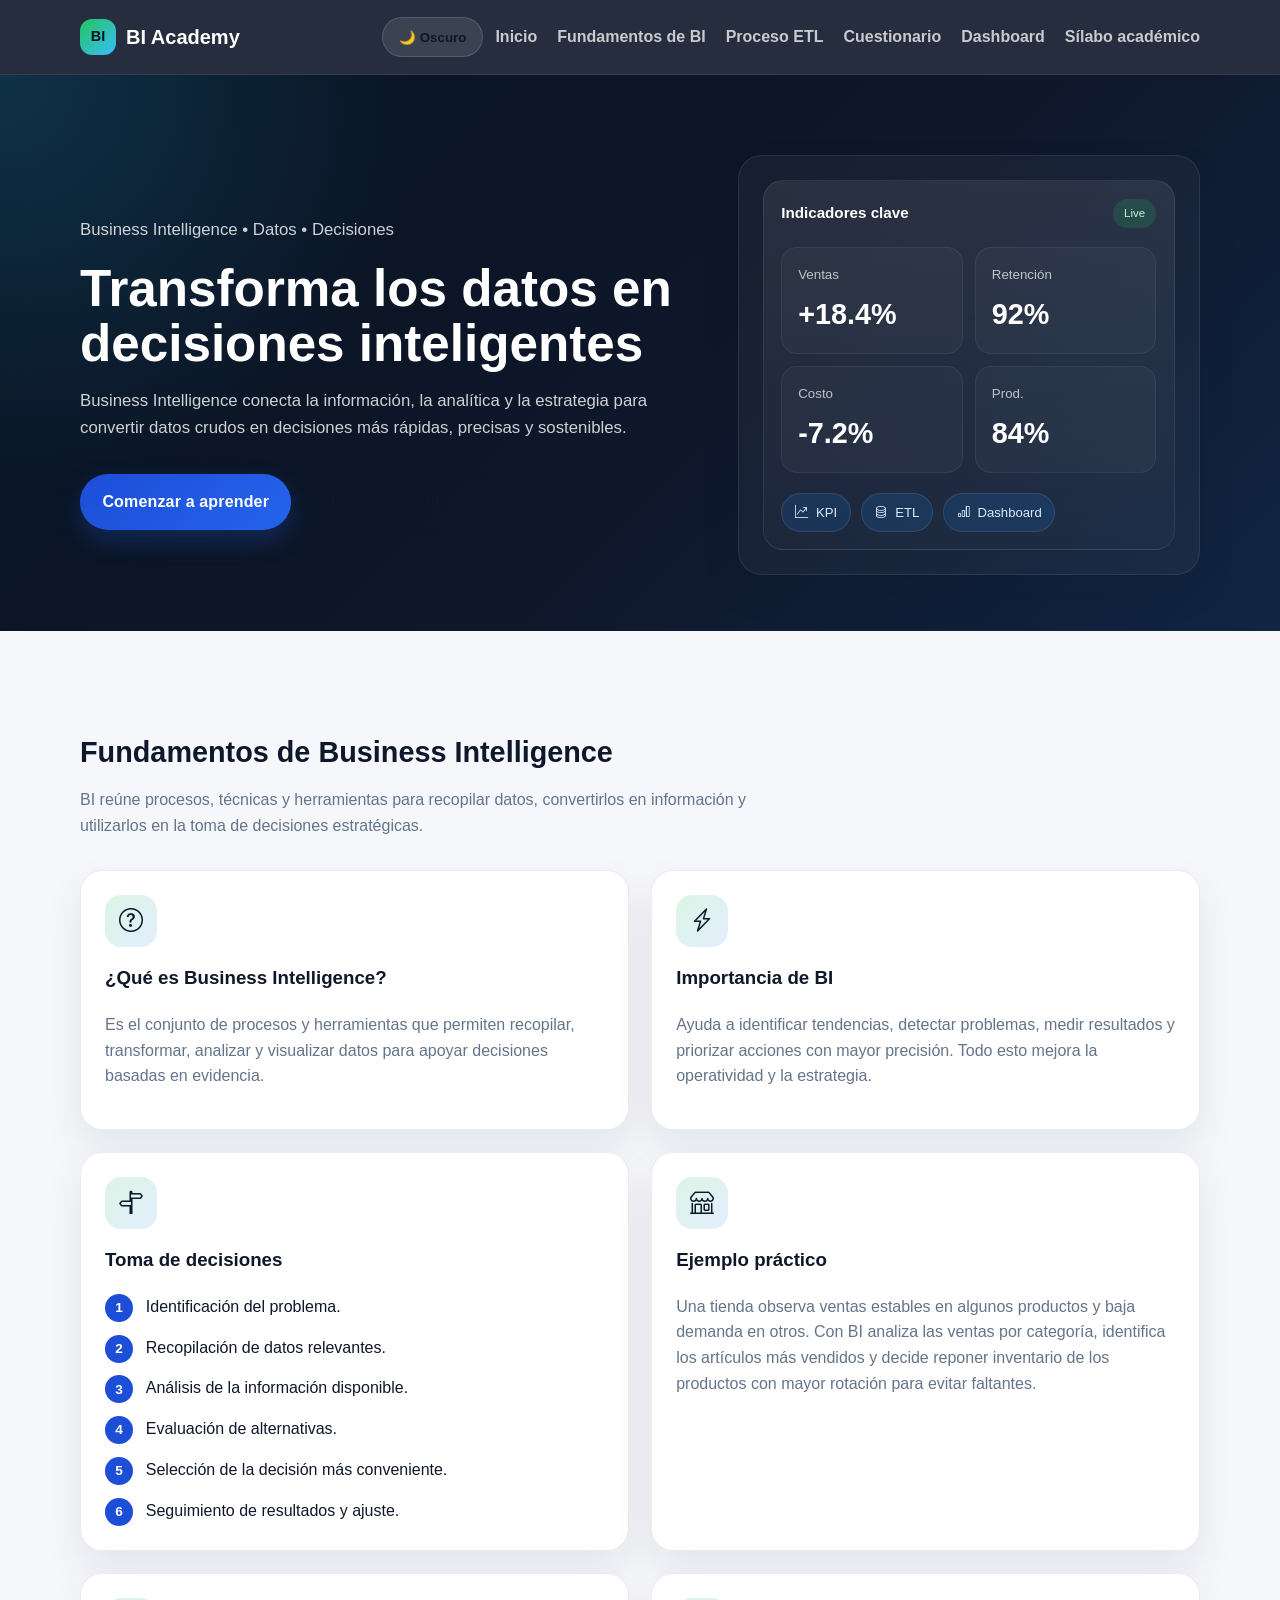
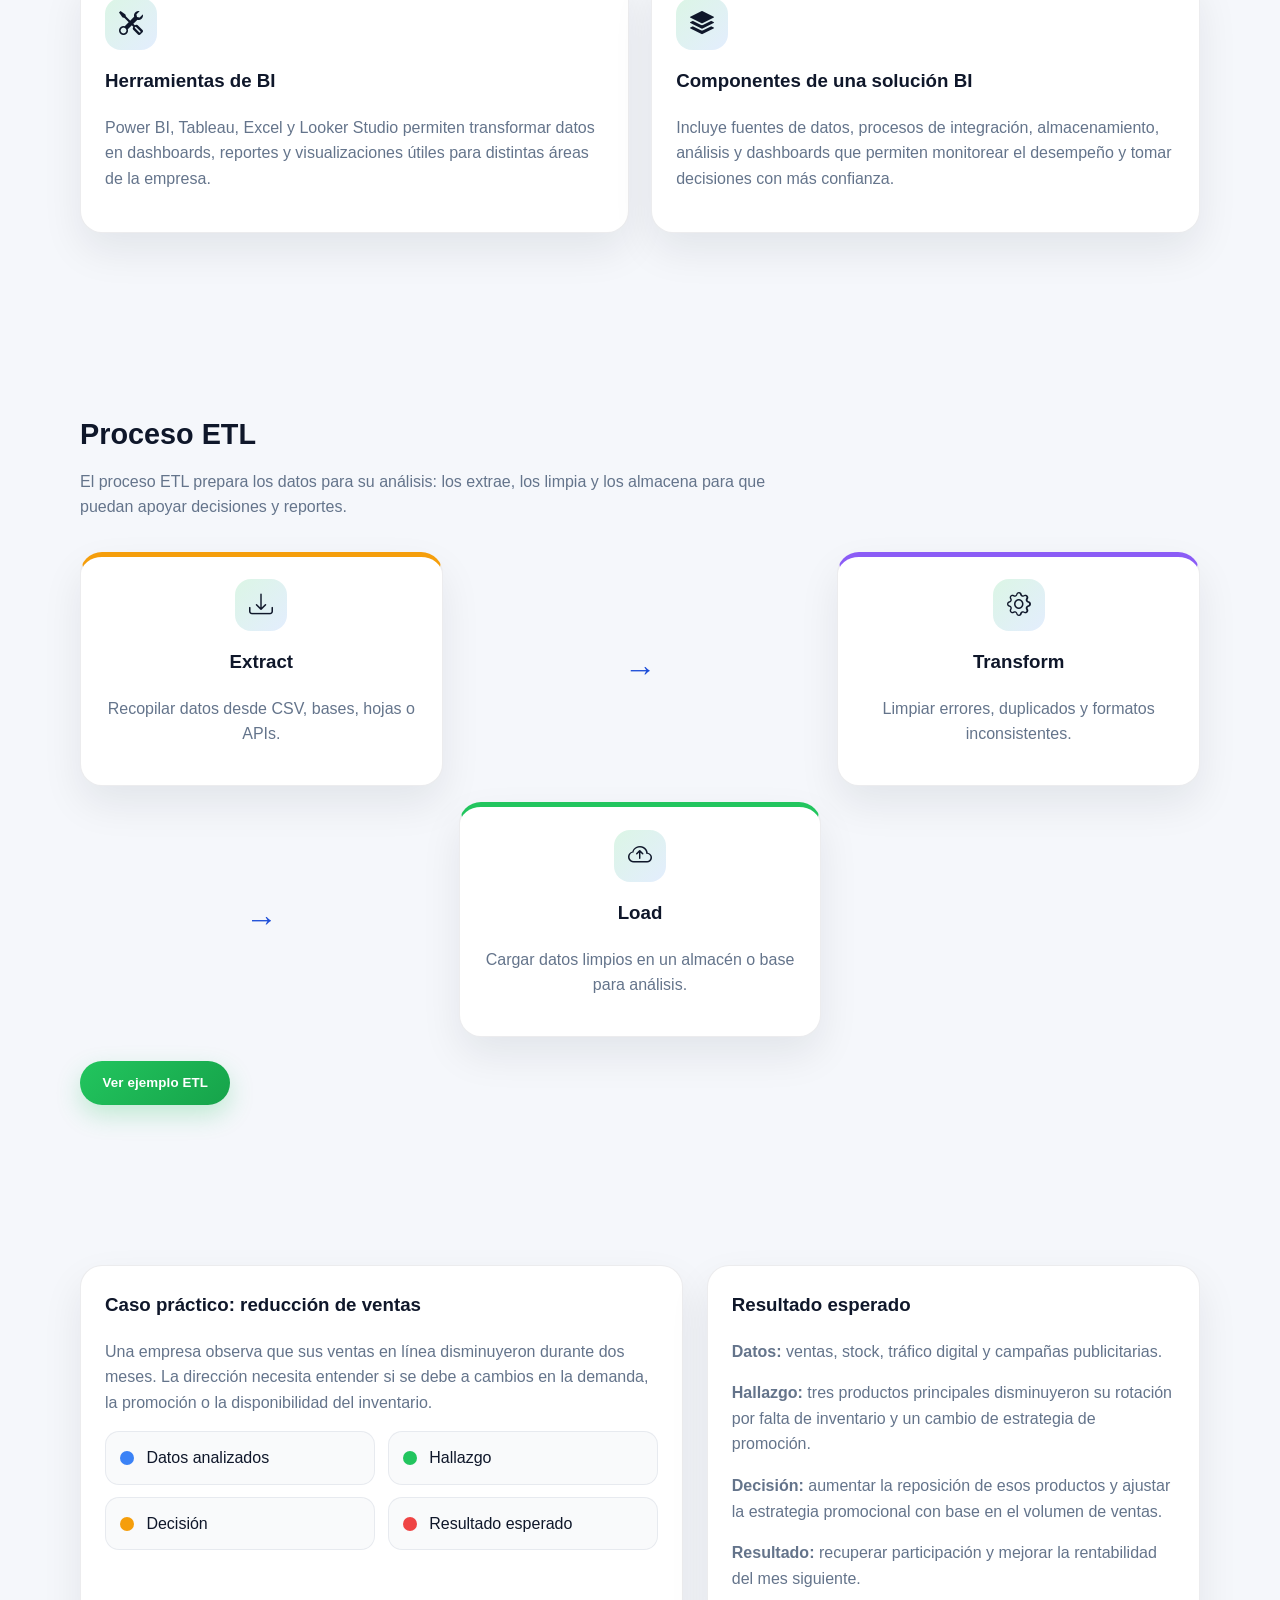
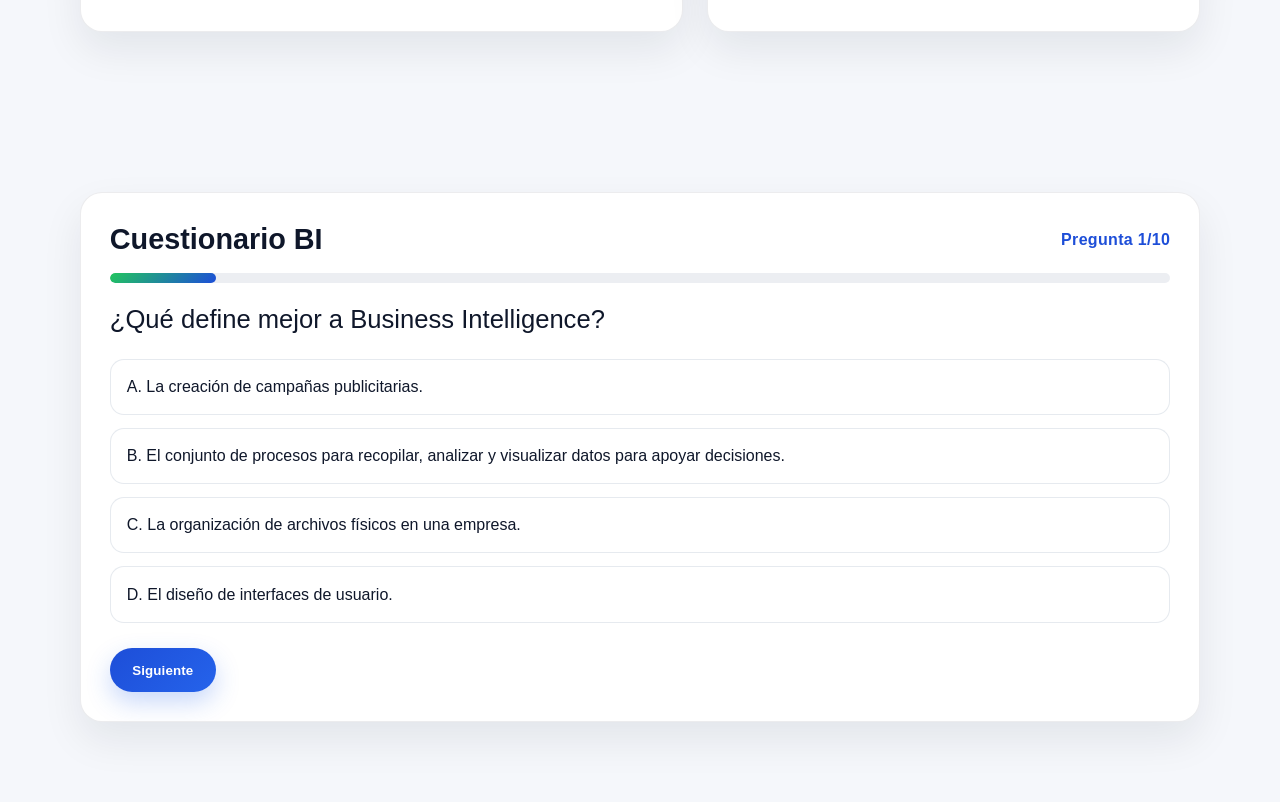
<file: index.html>
<!DOCTYPE html>
<html lang="es">
  <head>
    <meta charset="UTF-8" />
    <meta name="viewport" content="width=device-width, initial-scale=1.0" />
    <title>BI Academy</title>
    <meta
      name="description"
      content="Sitio educativo de Business Intelligence, toma de decisiones y ETL con un cuestionario gamificado."
    />
    <link rel="preconnect" href="https://fonts.googleapis.com" />
    <link rel="preconnect" href="https://fonts.gstatic.com" crossorigin />
    <link
      href="https://fonts.googleapis.com/css2?family=Inter:wght@400;500;600;700;800&display=swap"
      rel="stylesheet"
    />
    <link
      rel="stylesheet"
      href="https://cdn.jsdelivr.net/npm/bootstrap-icons@1.11.3/font/bootstrap-icons.min.css"
    />
    <link rel="stylesheet" href="css/styles.css" />
  </head>
  <body>
    <header class="navbar">
      <div class="container">
        <a href="#inicio" class="navbar-brand" aria-label="BI Academy inicio">
          <span class="brand-mark">BI</span>
          BI Academy
        </a>

        <button class="navbar-toggle" aria-label="Abrir menú" type="button">☰</button>

        <div style="display:flex; align-items:center; gap:0.75rem;">
          <button class="theme-toggle" id="theme-toggle" type="button" aria-label="Cambiar a modo oscuro">🌙 Oscuro</button>
          <nav aria-label="Navegación principal">
            <ul class="navbar-nav">
              <li><a href="#inicio">Inicio</a></li>
              <li><a href="#fundamentos">Fundamentos de BI</a></li>
              <li><a href="#etl">Proceso ETL</a></li>
              <li><a href="#quiz">Cuestionario</a></li>
              <li><a href="dashboard.html">Dashboard</a></li>
              <li><a href="silabo.html">Sílabo académico</a></li>
            </ul>
          </nav>
        </div>
      </div>
    </header>

    <main>
      <section class="hero" id="inicio">
        <div class="container hero-grid">
          <div>
            <p class="section-badge">Business Intelligence • Datos • Decisiones</p>
            <h1>Transforma los datos en decisiones inteligentes</h1>
            <p>
              Business Intelligence conecta la información, la analítica y la estrategia para
              convertir datos crudos en decisiones más rápidas, precisas y sostenibles.
            </p>
            <div class="hero-actions">
              <a href="#fundamentos" class="btn btn-primary">Comenzar a aprender</a>
              <a href="#quiz" class="btn btn-outline">Realizar el cuestionario</a>
            </div>
          </div>

          <div class="hero-visual" aria-label="Panel visual de analítica empresarial">
            <div class="data-panel">
              <div class="panel-header">
                <strong>Indicadores clave</strong>
                <span class="live-badge">Live</span>
              </div>

              <div class="metric-row">
                <div class="metric-box">
                  <small>Ventas</small>
                  <strong>+18.4%</strong>
                </div>
                <div class="metric-box">
                  <small>Retención</small>
                  <strong>92%</strong>
                </div>
                <div class="metric-box">
                  <small>Costo</small>
                  <strong>-7.2%</strong>
                </div>
                <div class="metric-box">
                  <small>Prod.</small>
                  <strong>84%</strong>
                </div>
              </div>

              <div class="chip-row">
                <span class="chip"><i class="bi bi-graph-up-arrow"></i> KPI</span>
                <span class="chip"><i class="bi bi-database"></i> ETL</span>
                <span class="chip"><i class="bi bi-bar-chart"></i> Dashboard</span>
              </div>
            </div>
          </div>
        </div>
      </section>

      <section class="page-section" id="fundamentos">
        <div class="container">
          <div style="max-width: 700px;">
            <h2 class="section-title">Fundamentos de Business Intelligence</h2>
            <p class="section-subtitle">
              BI reúne procesos, técnicas y herramientas para recopilar datos, convertirlos en
              información y utilizarlos en la toma de decisiones estratégicas.
            </p>
          </div>

          <div class="content-grid two-columns">
            <article class="info-card">
              <div class="icon-box"><i class="bi bi-question-circle"></i></div>
              <h3>¿Qué es Business Intelligence?</h3>
              <p>
                Es el conjunto de procesos y herramientas que permiten recopilar, transformar,
                analizar y visualizar datos para apoyar decisiones basadas en evidencia.
              </p>
            </article>

            <article class="info-card">
              <div class="icon-box"><i class="bi bi-lightning-charge"></i></div>
              <h3>Importancia de BI</h3>
              <p>
                Ayuda a identificar tendencias, detectar problemas, medir resultados y priorizar
                acciones con mayor precisión. Todo esto mejora la operatividad y la estrategia.
              </p>
            </article>

            <article class="info-card">
              <div class="icon-box"><i class="bi bi-signpost-split"></i></div>
              <h3>Toma de decisiones</h3>
              <ul class="steps-list">
                <li><span class="step-number">1</span><span>Identificación del problema.</span></li>
                <li><span class="step-number">2</span><span>Recopilación de datos relevantes.</span></li>
                <li><span class="step-number">3</span><span>Análisis de la información disponible.</span></li>
                <li><span class="step-number">4</span><span>Evaluación de alternativas.</span></li>
                <li><span class="step-number">5</span><span>Selección de la decisión más conveniente.</span></li>
                <li><span class="step-number">6</span><span>Seguimiento de resultados y ajuste.</span></li>
              </ul>
            </article>

            <article class="info-card">
              <div class="icon-box"><i class="bi bi-shop"></i></div>
              <h3>Ejemplo práctico</h3>
              <p>
                Una tienda observa ventas estables en algunos productos y baja demanda en otros.
                Con BI analiza las ventas por categoría, identifica los artículos más vendidos y
                decide reponer inventario de los productos con mayor rotación para evitar faltantes.
              </p>
            </article>

            <article class="info-card">
              <div class="icon-box"><i class="bi bi-tools"></i></div>
              <h3>Herramientas de BI</h3>
              <p>
                Power BI, Tableau, Excel y Looker Studio permiten transformar datos en dashboards,
                reportes y visualizaciones útiles para distintas áreas de la empresa.
              </p>
            </article>

            <article class="info-card">
              <div class="icon-box"><i class="bi bi-stack"></i></div>
              <h3>Componentes de una solución BI</h3>
              <p>
                Incluye fuentes de datos, procesos de integración, almacenamiento, análisis y
                dashboards que permiten monitorear el desempeño y tomar decisiones con más confianza.
              </p>
            </article>
          </div>
        </div>
      </section>

      <section class="page-section" id="etl">
        <div class="container">
          <div style="max-width: 700px;">
            <h2 class="section-title">Proceso ETL</h2>
            <p class="section-subtitle">
              El proceso ETL prepara los datos para su análisis: los extrae, los limpia y los
              almacena para que puedan apoyar decisiones y reportes.
            </p>
          </div>

          <div class="etl-flow">
            <article class="etl-card extract">
              <div class="icon-box"><i class="bi bi-download"></i></div>
              <h3>Extract</h3>
              <p>Recopilar datos desde CSV, bases, hojas o APIs.</p>
            </article>

            <div class="etl-arrow" aria-hidden="true">→</div>

            <article class="etl-card transform">
              <div class="icon-box"><i class="bi bi-gear"></i></div>
              <h3>Transform</h3>
              <p>Limpiar errores, duplicados y formatos inconsistentes.</p>
            </article>

            <div class="etl-arrow" aria-hidden="true">→</div>

            <article class="etl-card load">
              <div class="icon-box"><i class="bi bi-cloud-arrow-up"></i></div>
              <h3>Load</h3>
              <p>Cargar datos limpios en un almacén o base para análisis.</p>
            </article>
          </div>

          <div class="toggle-example">
            <button id="toggle-etl-example" class="btn btn-success" type="button">Ver ejemplo ETL</button>
          </div>

          <div class="etl-example" aria-live="polite">
            <h3>Ejemplo de tienda</h3>
            <p><strong>Extract:</strong> recopilar registros de ventas de diferentes sucursales.</p>
            <p>
              <strong>Transform:</strong> corregir fechas inválidas, ajustar precios y eliminar compras
              duplicadas antes del análisis.
            </p>
            <p>
              <strong>Load:</strong> guardar los datos limpios para construir un reporte mensual de ventas,
              margen y productos más vendidos.
            </p>
          </div>
        </div>
      </section>

      <section class="page-section">
        <div class="container">
          <div class="case-grid">
            <article class="case-card">
              <h3>Caso práctico: reducción de ventas</h3>
              <p>
                Una empresa observa que sus ventas en línea disminuyeron durante dos meses. La
                dirección necesita entender si se debe a cambios en la demanda, la promoción o la
                disponibilidad del inventario.
              </p>
              <div class="case-legend">
                <div class="legend-item">
                  <span class="legend-swatch" style="background: #3b82f6;"></span>
                  <span>Datos analizados</span>
                </div>
                <div class="legend-item">
                  <span class="legend-swatch" style="background: #22c55e;"></span>
                  <span>Hallazgo</span>
                </div>
                <div class="legend-item">
                  <span class="legend-swatch" style="background: #f59e0b;"></span>
                  <span>Decisión</span>
                </div>
                <div class="legend-item">
                  <span class="legend-swatch" style="background: #ef4444;"></span>
                  <span>Resultado esperado</span>
                </div>
              </div>
            </article>

            <article class="case-card">
              <h3>Resultado esperado</h3>
              <p>
                <strong>Datos:</strong> ventas, stock, tráfico digital y campañas publicitarias.
              </p>
              <p>
                <strong>Hallazgo:</strong> tres productos principales disminuyeron su rotación por falta de
                inventario y un cambio de estrategia de promoción.
              </p>
              <p>
                <strong>Decisión:</strong> aumentar la reposición de esos productos y ajustar la estrategia
                promocional con base en el volumen de ventas.
              </p>
              <p>
                <strong>Resultado:</strong> recuperar participación y mejorar la rentabilidad del mes
                siguiente.
              </p>
            </article>
          </div>
        </div>
      </section>

      <section class="page-section" id="quiz">
        <div class="container">
          <div class="quiz-card">
            <div class="quiz-header">
              <div>
                <h2 class="section-title" style="margin: 0;">Cuestionario BI</h2>
              </div>
              <span class="question-counter" id="question-counter">Pregunta 1/10</span>
            </div>

            <div class="progress-shell" aria-label="Progreso del cuestionario">
              <div class="progress-bar" id="quiz-progress"></div>
            </div>

            <div class="question-box" id="question-box">
              <div class="question-text" id="quiz-question">Cargando pregunta...</div>
              <div class="answer-list" id="quiz-answers"></div>
              <div class="feedback" id="quiz-feedback" aria-live="polite"></div>
            </div>

            <div class="quiz-actions">
              <button class="btn btn-outline" id="finish-quiz" type="button" style="display: none;">Finalizar</button>
              <button class="btn btn-primary" id="next-question" type="button" disabled>Siguiente</button>
            </div>

            <div class="quiz-result" id="quiz-result">
              <div class="score-ring" aria-label="Resultado del cuestionario">
                <div class="score-ring-inner" id="result-score">0%</div>
              </div>
              <div id="result-message"></div>
              <p id="result-details"></p>
              <button class="btn btn-success" id="retry-quiz" type="button">Intentar otra vez</button>
            </div>
          </div>
        </div>
      </section>
    </main>

    <script src="js/main.js"></script>
    <script src="js/quiz.js"></script>
  </body>
</html>
</file>
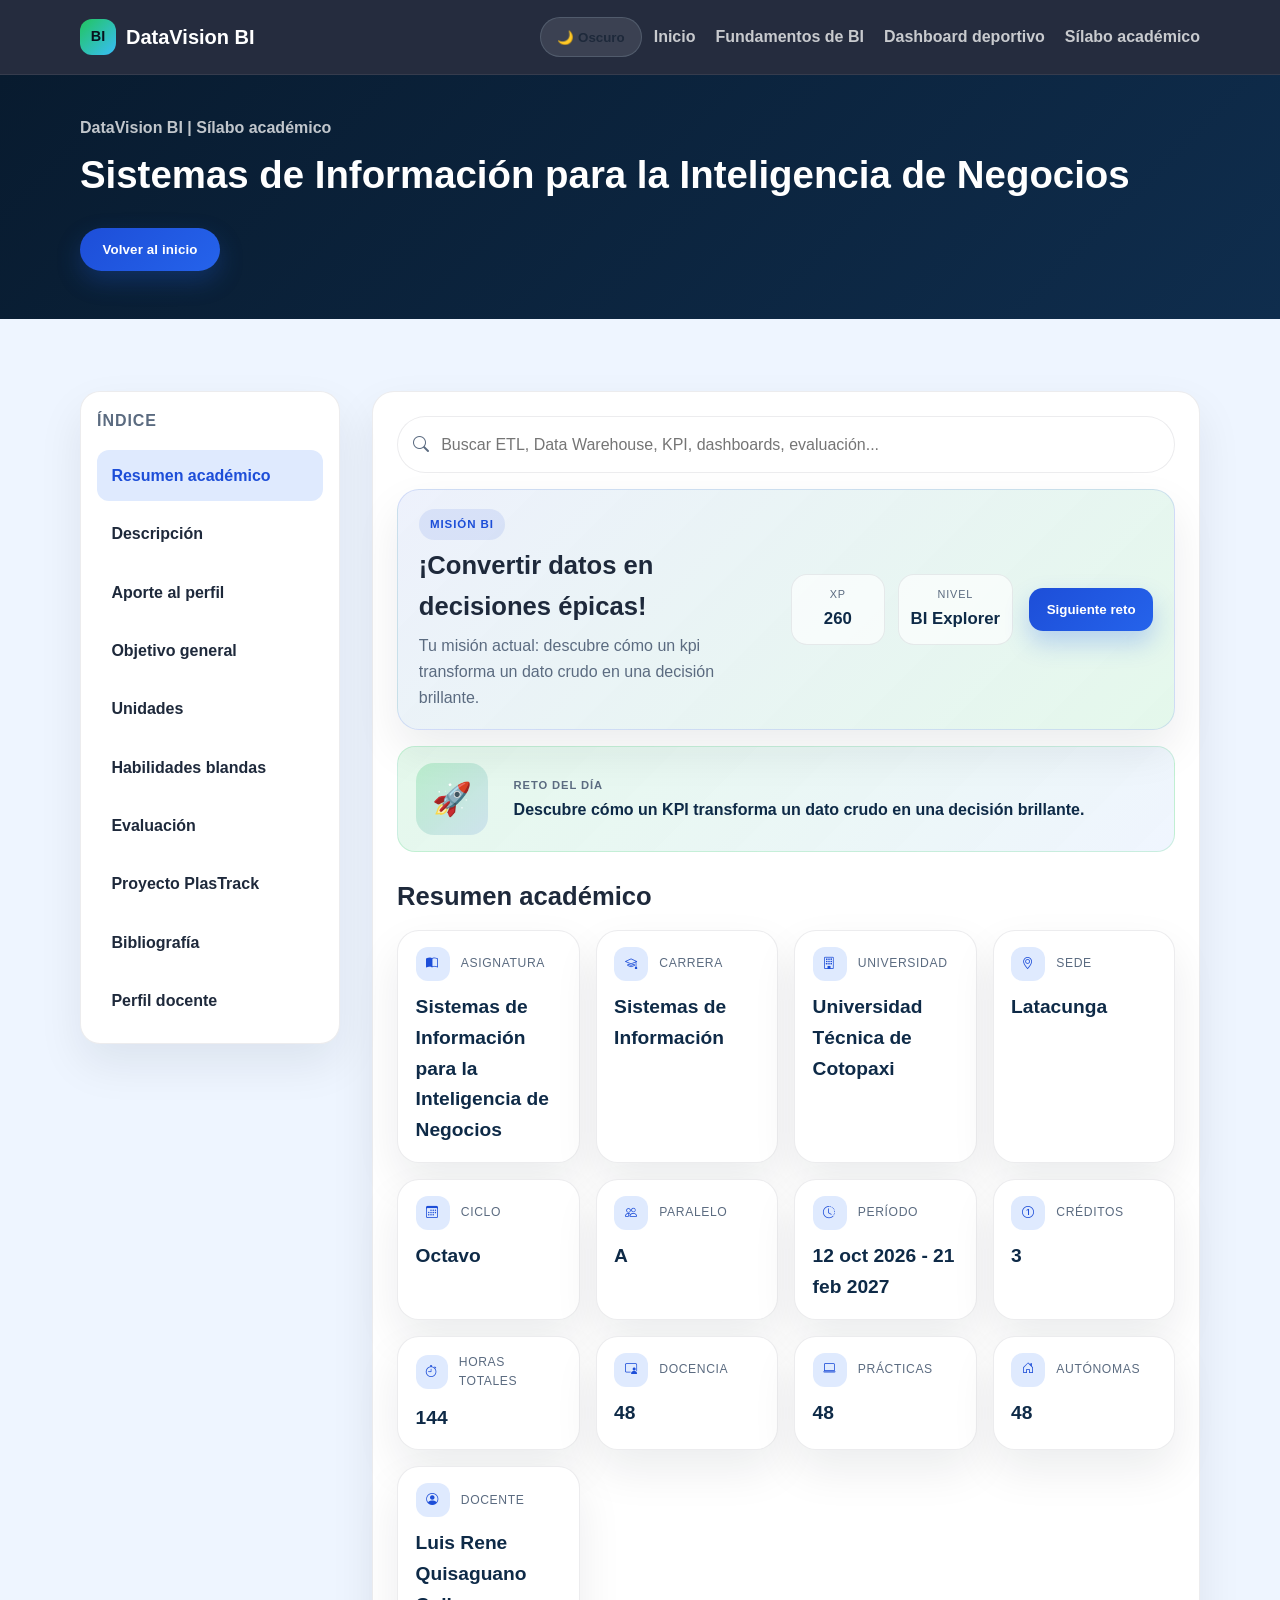
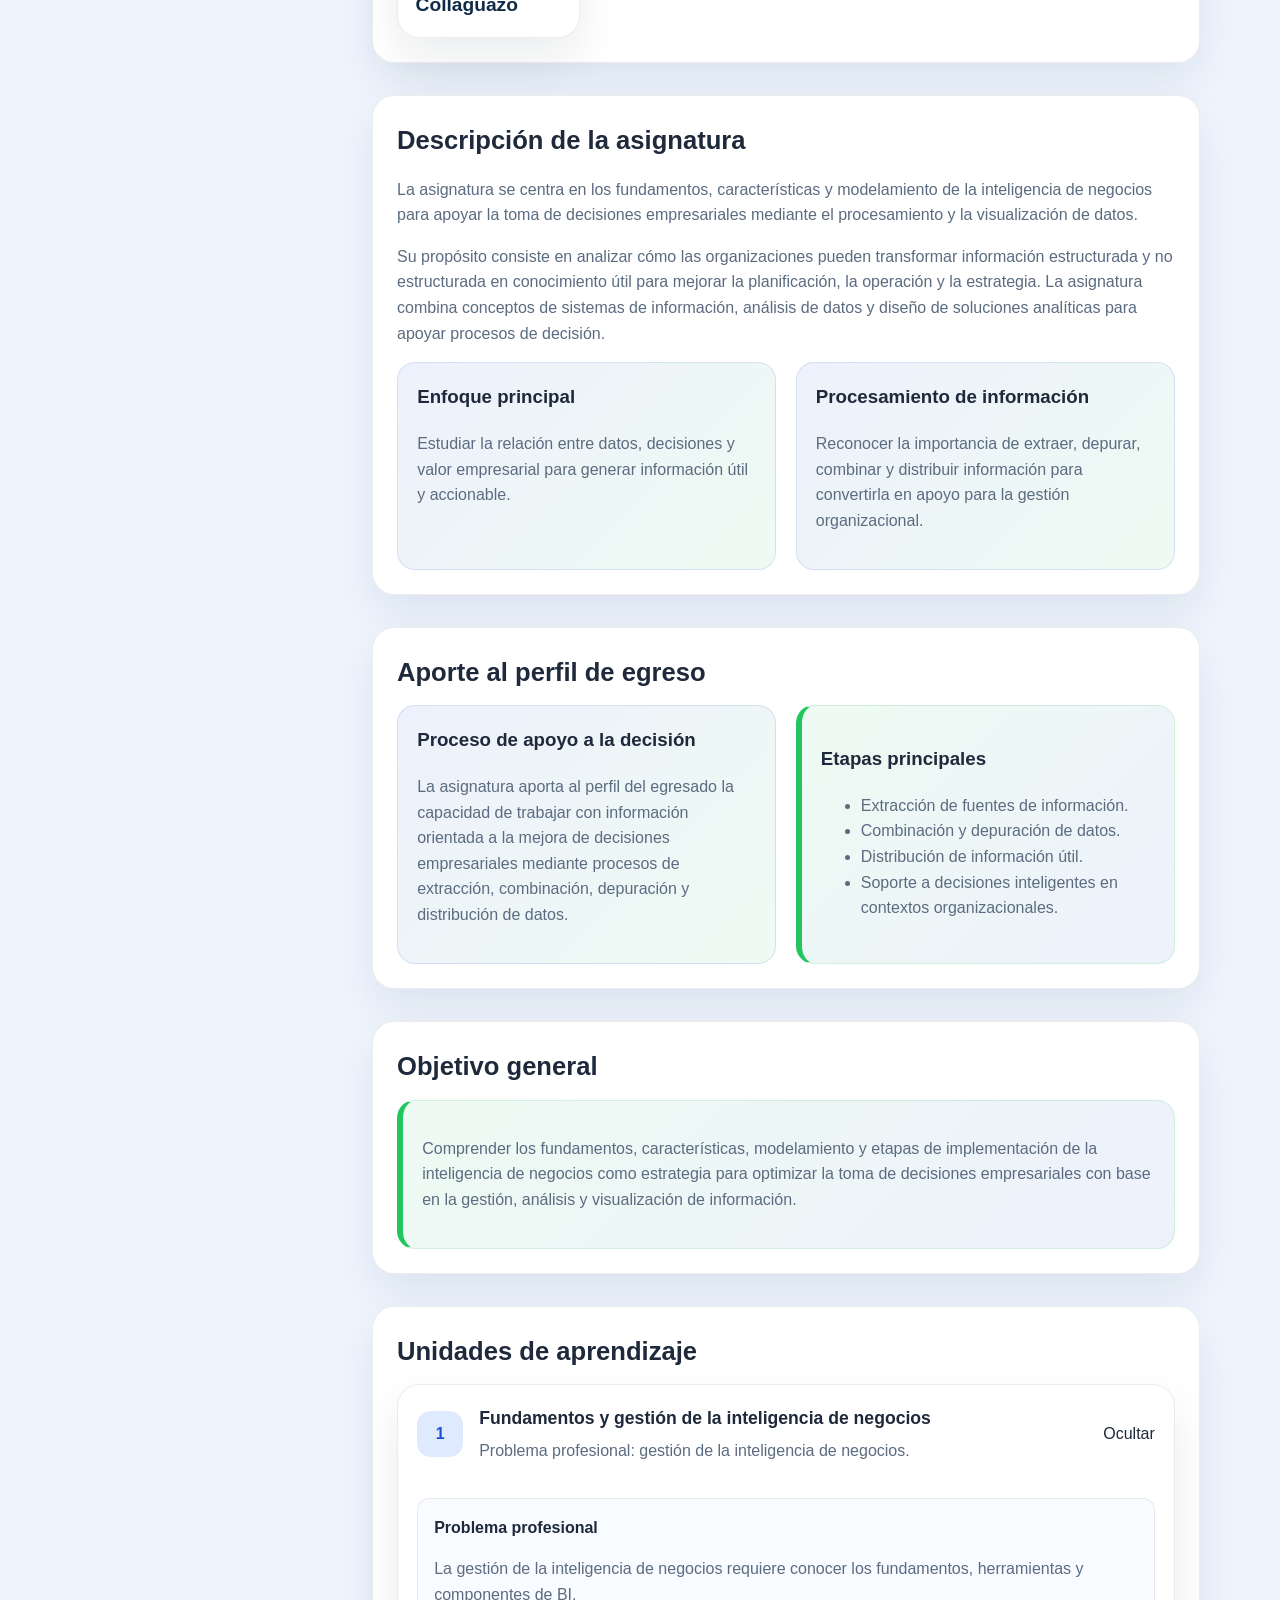
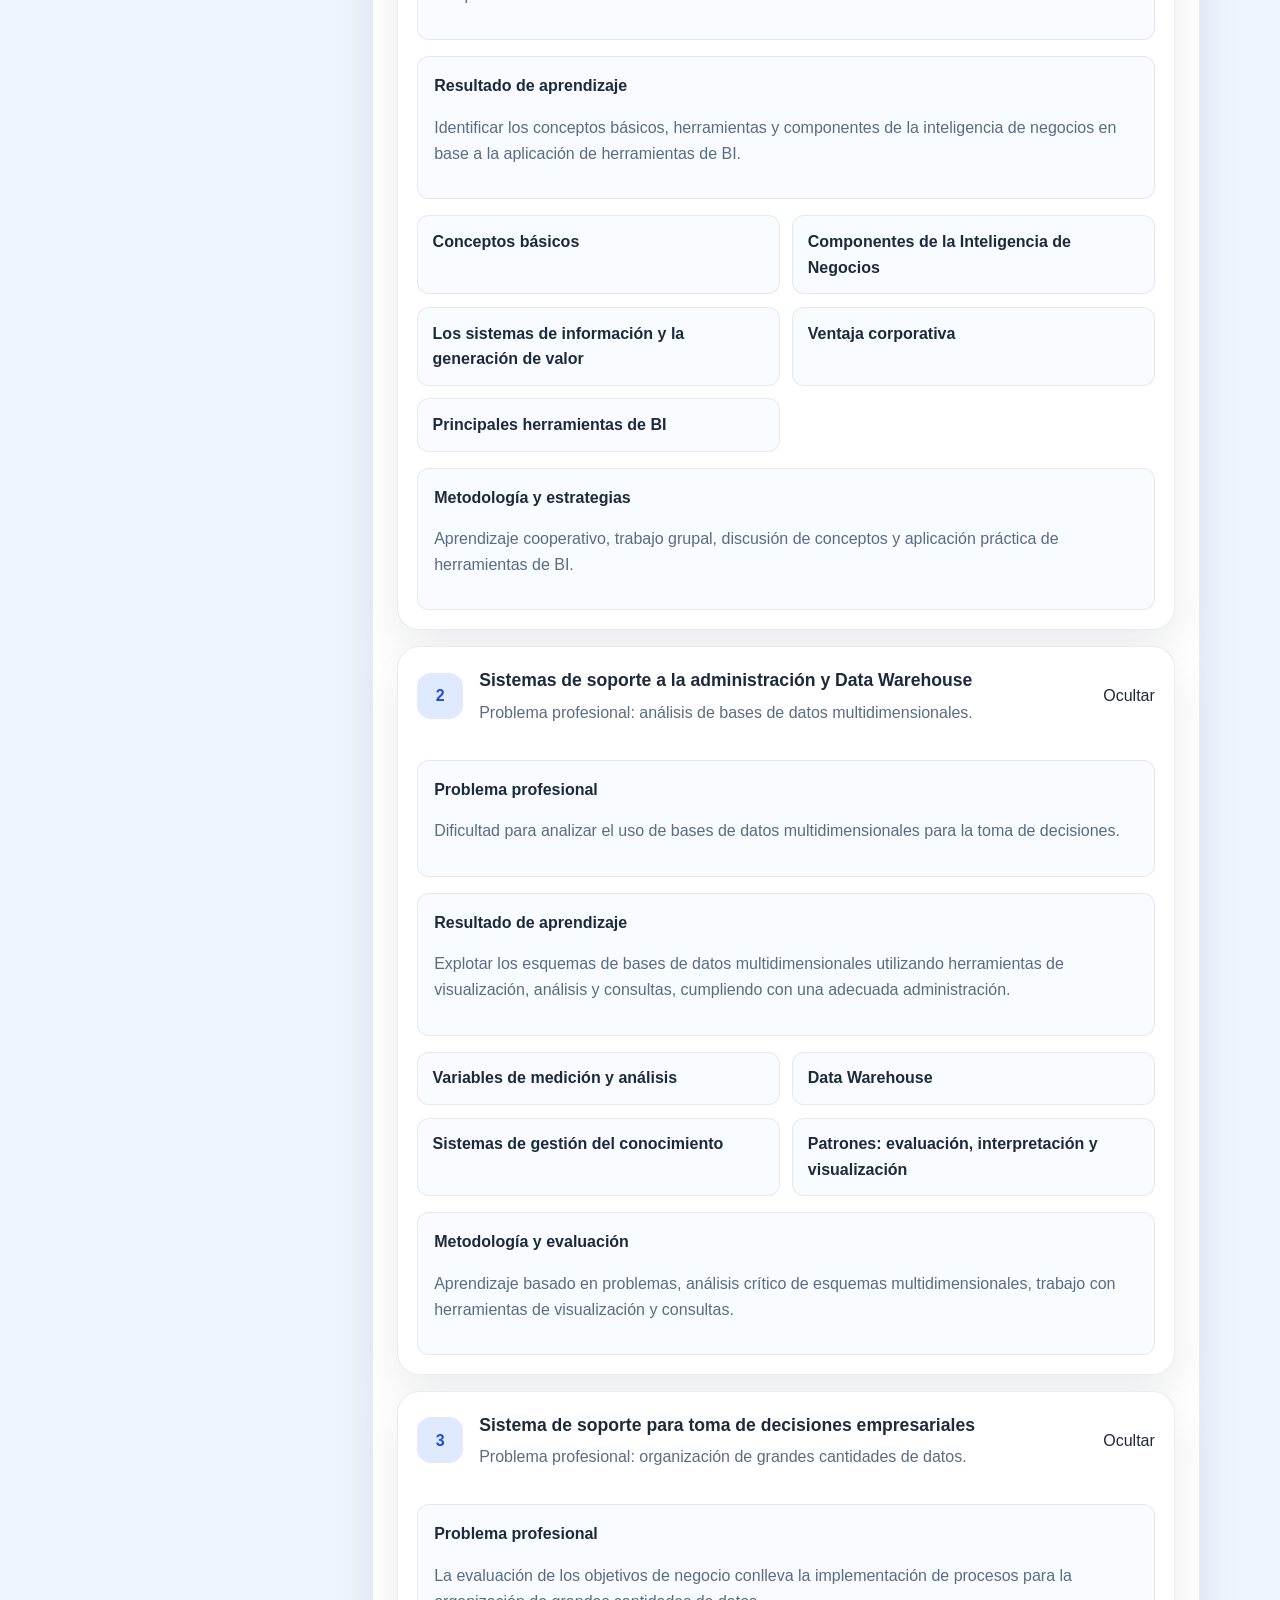
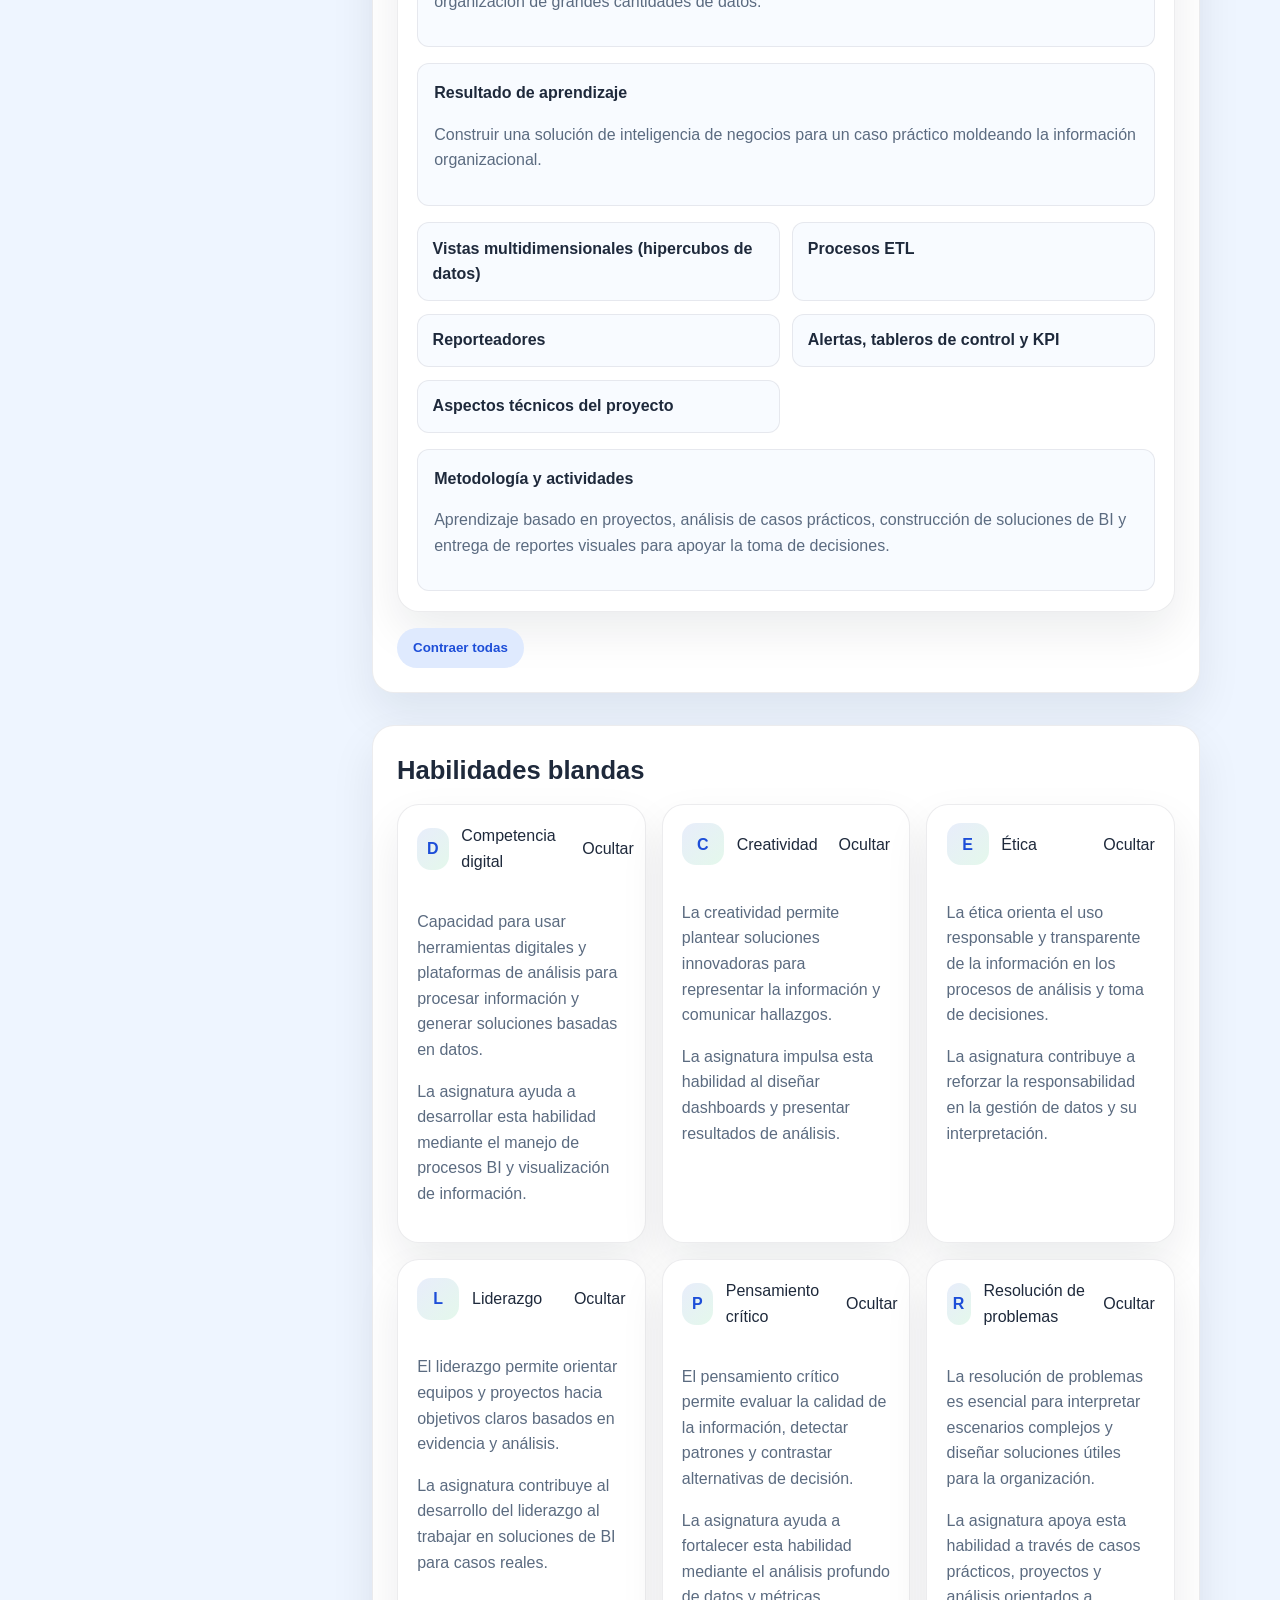
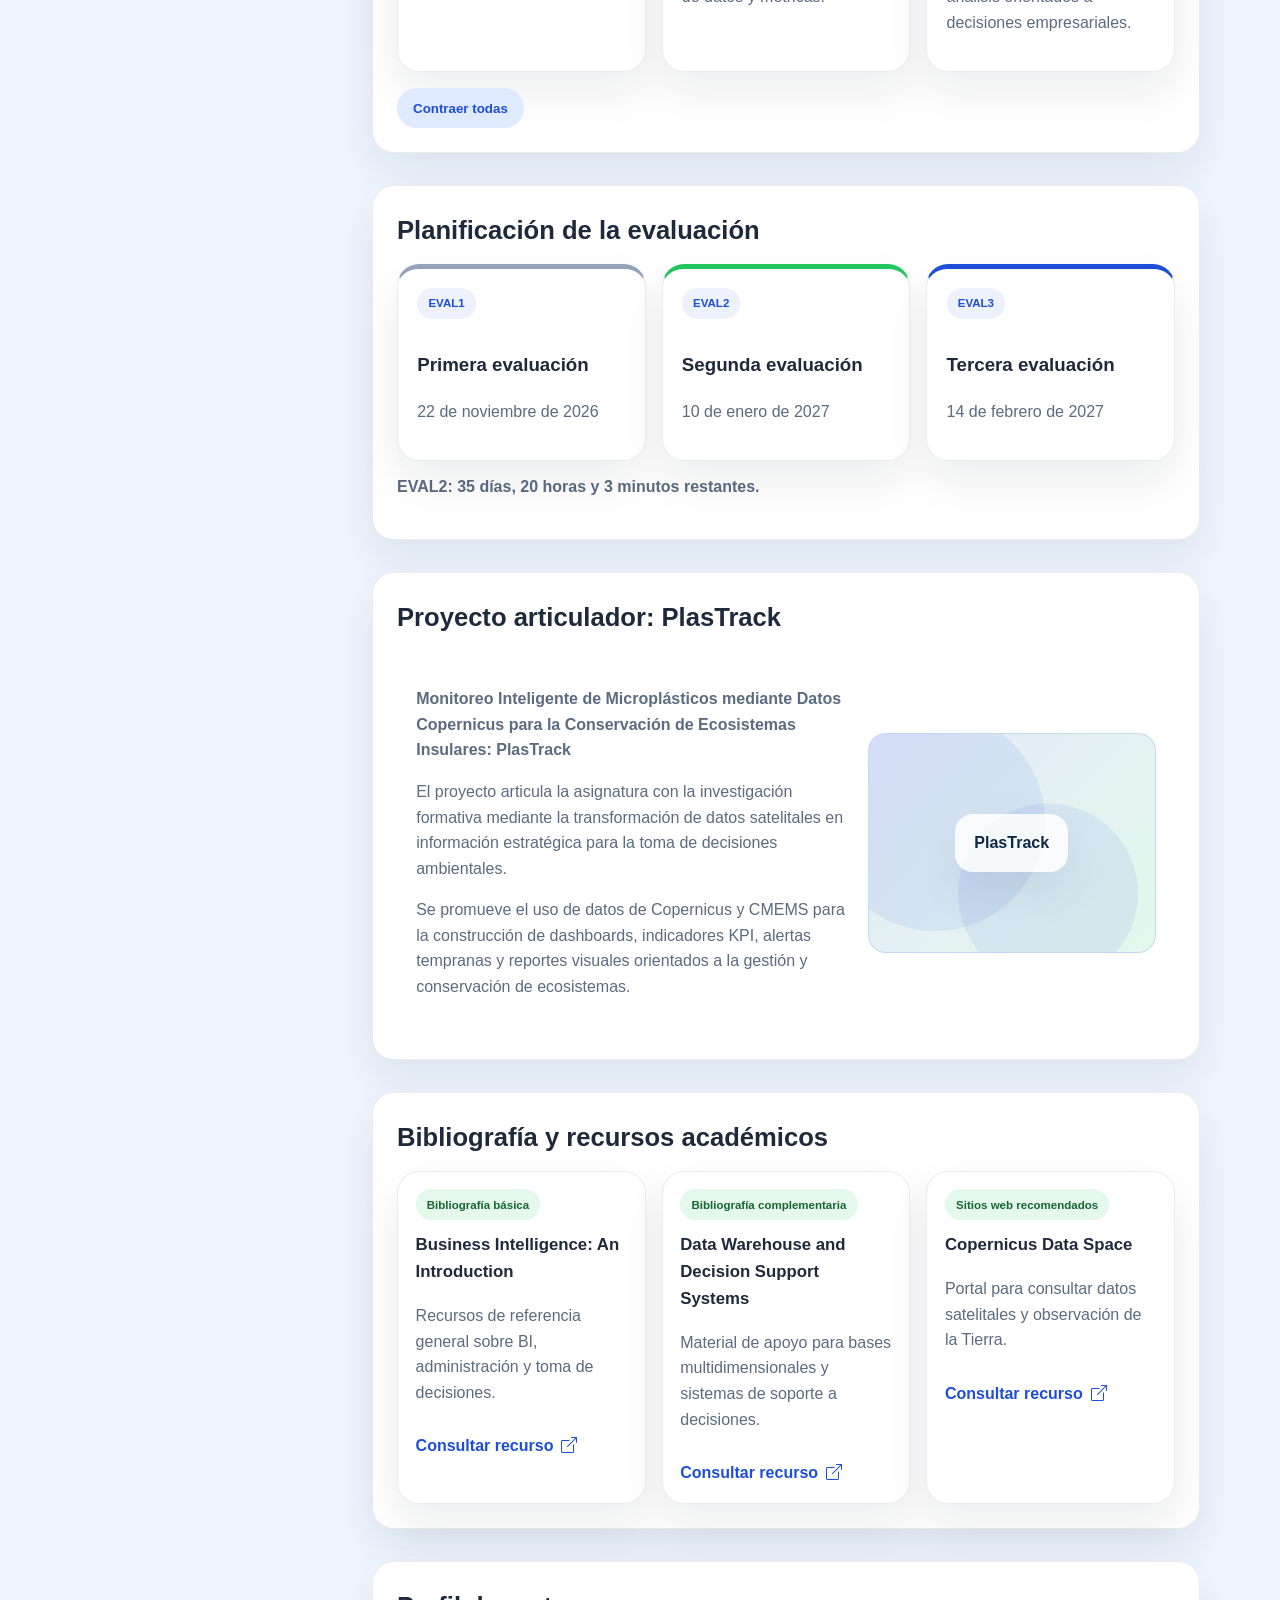
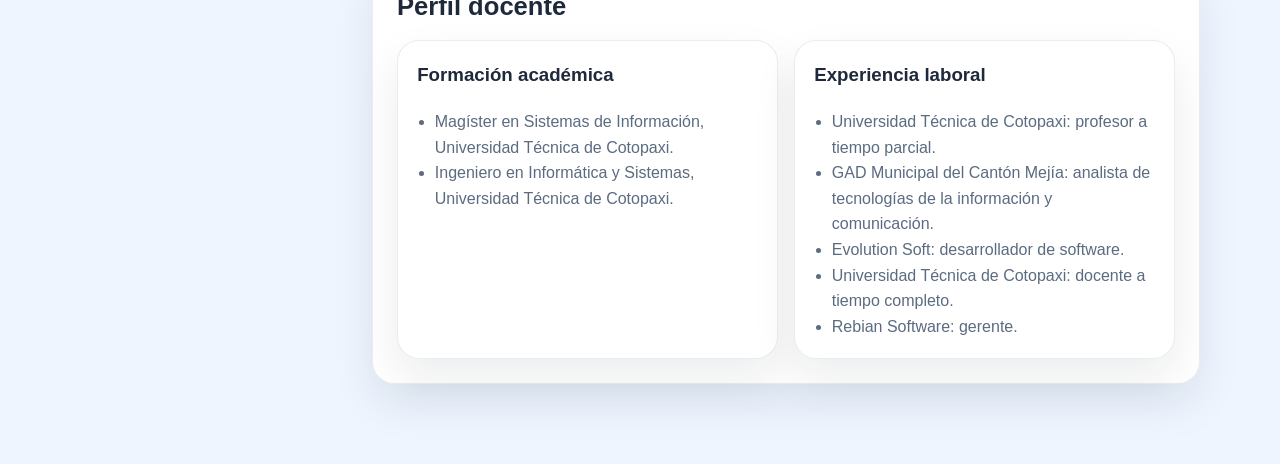
<file: silabo.html>
<!DOCTYPE html>
<html lang="es">
  <head>
    <meta charset="UTF-8" />
    <meta name="viewport" content="width=device-width, initial-scale=1.0" />
    <title>DataVision BI | Sílabo académico</title>
    <meta
      name="description"
      content="Sílabo académico de Sistemas de Información para la Inteligencia de Negocios."
    />
    <link rel="preconnect" href="https://fonts.googleapis.com" />
    <link rel="preconnect" href="https://fonts.gstatic.com" crossorigin />
    <link
      href="https://fonts.googleapis.com/css2?family=Inter:wght@400;500;600;700;800&display=swap"
      rel="stylesheet"
    />
    <link
      rel="stylesheet"
      href="https://cdn.jsdelivr.net/npm/bootstrap-icons@1.11.3/font/bootstrap-icons.min.css"
    />
    <link rel="stylesheet" href="css/styles.css" />
    <link rel="stylesheet" href="css/silabo.css" />
  </head>
  <body class="silabo-page">
    <header class="navbar">
      <div class="container">
        <a href="index.html" class="navbar-brand" aria-label="BI Academy inicio">
          <span class="brand-mark">BI</span>
          DataVision BI
        </a>

        <button class="navbar-toggle" aria-label="Abrir menú" type="button">☰</button>

        <div style="display:flex; align-items:center; gap:0.75rem;">
          <button class="theme-toggle" id="theme-toggle" type="button" aria-label="Cambiar a modo oscuro">🌙 Oscuro</button>
          <nav aria-label="Navegación principal">
            <ul class="navbar-nav">
              <li><a href="index.html">Inicio</a></li>
              <li><a href="index.html#fundamentos">Fundamentos de BI</a></li>
              <li><a href="dashboard.html">Dashboard deportivo</a></li>
              <li><a href="silabo.html" class="active">Sílabo académico</a></li>
            </ul>
          </nav>
        </div>
      </div>
    </header>

    <header class="silabo-header">
      <div class="container">
        <div class="silabo-topbar">
          <div>
            <p class="silabo-subtitle">DataVision BI | Sílabo académico</p>
            <h1>Sistemas de Información para la Inteligencia de Negocios</h1>
          </div>
          <button id="back-to-top" class="btn btn-primary" type="button">Volver al inicio</button>
        </div>
      </div>
    </header>

    <main class="silabo-shell">
      <div class="container silabo-main">
        <aside class="side-panel">
          <div class="side-panel-inner">
            <h3>Índice</h3>
            <nav class="side-nav" aria-label="Navegación del sílabo">
              <a href="#resumen" class="active">Resumen académico</a>
              <a href="#descripcion">Descripción</a>
              <a href="#aporte">Aporte al perfil</a>
              <a href="#objetivo">Objetivo general</a>
              <a href="#unidades">Unidades</a>
              <a href="#habilidades">Habilidades blandas</a>
              <a href="#evaluacion">Evaluación</a>
              <a href="#proyecto">Proyecto PlasTrack</a>
              <a href="#bibliografia">Bibliografía</a>
              <a href="#docente">Perfil docente</a>
            </nav>
          </div>
        </aside>

        <div class="content-panel">
          <section id="resumen" class="section-card" data-search="Sistemas de Información para la Inteligencia de Negocios asignatura carrera universidad sede ciclo paralelo periodo académico créditos horas docente">
            <div class="search-row">
              <div class="search-box" style="flex: 1 1 100%;">
                <i class="bi bi-search"></i>
                <input id="silabo-search" type="search" placeholder="Buscar ETL, Data Warehouse, KPI, dashboards, evaluación..." aria-label="Buscar contenido del sílabo" />
              </div>
            </div>

            <div class="mission-banner" aria-live="polite">
              <div class="mission-copy">
                <span class="mission-kicker">Misión BI</span>
                <h3>¡Convertir datos en decisiones épicas!</h3>
                <p id="mission-status">Tu misión actual: transformar información en valor para la organización.</p>
              </div>
              <div class="mission-stats">
                <div class="stat-pill">
                  <span>XP</span>
                  <strong id="xp-value">240</strong>
                </div>
                <div class="stat-pill">
                  <span>Nivel</span>
                  <strong>BI Explorer</strong>
                </div>
              </div>
              <button id="refresh-mission" class="mission-btn" type="button">Siguiente reto</button>
            </div>

            <div class="challenge-panel">
              <div class="challenge-visual" aria-hidden="true">🚀</div>
              <div class="challenge-copy">
                <p class="challenge-label">Reto del día</p>
                <h4 id="challenge-text">Descubre cómo un KPI transforma un dato crudo en una decisión brillante.</h4>
              </div>
            </div>

            <h2>Resumen académico</h2>
            <div class="summary-grid">
              <article class="summary-card" data-search="Asignatura Sistemas de Información para la Inteligencia de Negocios">
                <div class="label"><span class="icon"><i class="bi bi-book-half"></i></span> Asignatura</div>
                <strong>Sistemas de Información para la Inteligencia de Negocios</strong>
              </article>
              <article class="summary-card" data-search="Carrera Sistemas de Información">
                <div class="label"><span class="icon"><i class="bi bi-mortarboard"></i></span> Carrera</div>
                <strong>Sistemas de Información</strong>
              </article>
              <article class="summary-card" data-search="Universidad Técnica de Cotopaxi">
                <div class="label"><span class="icon"><i class="bi bi-building"></i></span> Universidad</div>
                <strong>Universidad Técnica de Cotopaxi</strong>
              </article>
              <article class="summary-card" data-search="Sede Latacunga">
                <div class="label"><span class="icon"><i class="bi bi-geo-alt"></i></span> Sede</div>
                <strong>Latacunga</strong>
              </article>
              <article class="summary-card" data-search="Ciclo Octavo">
                <div class="label"><span class="icon"><i class="bi bi-calendar3"></i></span> Ciclo</div>
                <strong>Octavo</strong>
              </article>
              <article class="summary-card" data-search="Paralelo A">
                <div class="label"><span class="icon"><i class="bi bi-people"></i></span> Paralelo</div>
                <strong>A</strong>
              </article>
              <article class="summary-card" data-search="Período académico del 12 de octubre de 2026 al 21 de febrero de 2027">
                <div class="label"><span class="icon"><i class="bi bi-clock-history"></i></span> Período</div>
                <strong>12 oct 2026 - 21 feb 2027</strong>
              </article>
              <article class="summary-card" data-search="Créditos 3">
                <div class="label"><span class="icon"><i class="bi bi-1-circle"></i></span> Créditos</div>
                <strong>3</strong>
              </article>
              <article class="summary-card" data-search="Horas totales 144">
                <div class="label"><span class="icon"><i class="bi bi-stopwatch"></i></span> Horas totales</div>
                <strong>144</strong>
              </article>
              <article class="summary-card" data-search="Horas de docencia 48">
                <div class="label"><span class="icon"><i class="bi bi-person-video3"></i></span> Docencia</div>
                <strong>48</strong>
              </article>
              <article class="summary-card" data-search="Horas de prácticas 48">
                <div class="label"><span class="icon"><i class="bi bi-laptop"></i></span> Prácticas</div>
                <strong>48</strong>
              </article>
              <article class="summary-card" data-search="Horas autónomas 48">
                <div class="label"><span class="icon"><i class="bi bi-house-door"></i></span> Autónomas</div>
                <strong>48</strong>
              </article>
              <article class="summary-card" data-search="Docente Luis Rene Quisaguano Collaguazo">
                <div class="label"><span class="icon"><i class="bi bi-person-circle"></i></span> Docente</div>
                <strong>Luis Rene Quisaguano Collaguazo</strong>
              </article>
            </div>
          </section>

          <section id="descripcion" class="section-card" data-search="descripción de la asignatura fundamentos características modelamiento BI toma de decisiones empresariales procesamiento visualización de datos">
            <h2>Descripción de la asignatura</h2>
            <p>
              La asignatura se centra en los fundamentos, características y modelamiento de la inteligencia de negocios para apoyar la toma de decisiones empresariales mediante el procesamiento y la visualización de datos.
            </p>
            <p>
              Su propósito consiste en analizar cómo las organizaciones pueden transformar información estructurada y no estructurada en conocimiento útil para mejorar la planificación, la operación y la estrategia. La asignatura combina conceptos de sistemas de información, análisis de datos y diseño de soluciones analíticas para apoyar procesos de decisión.
            </p>
            <div class="content-columns">
              <div class="highlight-box">
                <h3>Enfoque principal</h3>
                <p>Estudiar la relación entre datos, decisiones y valor empresarial para generar información útil y accionable.</p>
              </div>
              <div class="highlight-box">
                <h3>Procesamiento de información</h3>
                <p>Reconocer la importancia de extraer, depurar, combinar y distribuir información para convertirla en apoyo para la gestión organizacional.</p>
              </div>
            </div>
          </section>

          <section id="aporte" class="section-card" data-search="aporte al perfil de egreso extracción combinación depuración distribución de información decisiones inteligentes">
            <h2>Aporte al perfil de egreso</h2>
            <div class="content-columns">
              <div class="highlight-box">
                <h3>Proceso de apoyo a la decisión</h3>
                <p>La asignatura aporta al perfil del egresado la capacidad de trabajar con información orientada a la mejora de decisiones empresariales mediante procesos de extracción, combinación, depuración y distribución de datos.</p>
              </div>
              <div class="objective-box">
                <h3>Etapas principales</h3>
                <ul>
                  <li>Extracción de fuentes de información.</li>
                  <li>Combinación y depuración de datos.</li>
                  <li>Distribución de información útil.</li>
                  <li>Soporte a decisiones inteligentes en contextos organizacionales.</li>
                </ul>
              </div>
            </div>
          </section>

          <section id="objetivo" class="section-card" data-search="objetivo general fundamentos características modelamiento etapas implementación business intelligence">
            <h2>Objetivo general</h2>
            <div class="objective-box">
              <p>
                Comprender los fundamentos, características, modelamiento y etapas de implementación de la inteligencia de negocios como estrategia para optimizar la toma de decisiones empresariales con base en la gestión, análisis y visualización de información.
              </p>
            </div>
          </section>

          <section id="unidades" class="section-card" data-search="unidades de aprendizaje problemas profesionales resultados de aprendizaje temas methodology cooperative learning problem-based learning">
            <h2>Unidades de aprendizaje</h2>
            <div class="unit-list" data-search="Unidad 1 Fundamentos y gestión de la inteligencia de negocios">
              <article class="unit-panel is-open">
                <button class="unit-toggle" type="button">
                  <span class="unit-number">1</span>
                  <span class="unit-header-copy">
                    <h3>Fundamentos y gestión de la inteligencia de negocios</h3>
                    <p>Problema profesional: gestión de la inteligencia de negocios.</p>
                  </span>
                  <span class="toggle-label">Ocultar</span>
                </button>
                <div class="unit-content">
                  <div class="knowledge-block">
                    <h4>Problema profesional</h4>
                    <p>La gestión de la inteligencia de negocios requiere conocer los fundamentos, herramientas y componentes de BI.</p>
                  </div>
                  <div class="knowledge-block">
                    <h4>Resultado de aprendizaje</h4>
                    <p>Identificar los conceptos básicos, herramientas y componentes de la inteligencia de negocios en base a la aplicación de herramientas de BI.</p>
                  </div>
                  <div class="topic-grid">
                    <div class="topic-chip">Conceptos básicos</div>
                    <div class="topic-chip">Componentes de la Inteligencia de Negocios</div>
                    <div class="topic-chip">Los sistemas de información y la generación de valor</div>
                    <div class="topic-chip">Ventaja corporativa</div>
                    <div class="topic-chip">Principales herramientas de BI</div>
                  </div>
                  <div class="knowledge-block">
                    <h4>Metodología y estrategias</h4>
                    <p>Aprendizaje cooperativo, trabajo grupal, discusión de conceptos y aplicación práctica de herramientas de BI.</p>
                  </div>
                </div>
              </article>

              <article class="unit-panel is-open">
                <button class="unit-toggle" type="button">
                  <span class="unit-number">2</span>
                  <span class="unit-header-copy">
                    <h3>Sistemas de soporte a la administración y Data Warehouse</h3>
                    <p>Problema profesional: análisis de bases de datos multidimensionales.</p>
                  </span>
                  <span class="toggle-label">Ocultar</span>
                </button>
                <div class="unit-content">
                  <div class="knowledge-block">
                    <h4>Problema profesional</h4>
                    <p>Dificultad para analizar el uso de bases de datos multidimensionales para la toma de decisiones.</p>
                  </div>
                  <div class="knowledge-block">
                    <h4>Resultado de aprendizaje</h4>
                    <p>Explotar los esquemas de bases de datos multidimensionales utilizando herramientas de visualización, análisis y consultas, cumpliendo con una adecuada administración.</p>
                  </div>
                  <div class="topic-grid">
                    <div class="topic-chip">Variables de medición y análisis</div>
                    <div class="topic-chip">Data Warehouse</div>
                    <div class="topic-chip">Sistemas de gestión del conocimiento</div>
                    <div class="topic-chip">Patrones: evaluación, interpretación y visualización</div>
                  </div>
                  <div class="knowledge-block">
                    <h4>Metodología y evaluación</h4>
                    <p>Aprendizaje basado en problemas, análisis crítico de esquemas multidimensionales, trabajo con herramientas de visualización y consultas.</p>
                  </div>
                </div>
              </article>

              <article class="unit-panel is-open">
                <button class="unit-toggle" type="button">
                  <span class="unit-number">3</span>
                  <span class="unit-header-copy">
                    <h3>Sistema de soporte para toma de decisiones empresariales</h3>
                    <p>Problema profesional: organización de grandes cantidades de datos.</p>
                  </span>
                  <span class="toggle-label">Ocultar</span>
                </button>
                <div class="unit-content">
                  <div class="knowledge-block">
                    <h4>Problema profesional</h4>
                    <p>La evaluación de los objetivos de negocio conlleva la implementación de procesos para la organización de grandes cantidades de datos.</p>
                  </div>
                  <div class="knowledge-block">
                    <h4>Resultado de aprendizaje</h4>
                    <p>Construir una solución de inteligencia de negocios para un caso práctico moldeando la información organizacional.</p>
                  </div>
                  <div class="topic-grid">
                    <div class="topic-chip">Vistas multidimensionales (hipercubos de datos)</div>
                    <div class="topic-chip">Procesos ETL</div>
                    <div class="topic-chip">Reporteadores</div>
                    <div class="topic-chip">Alertas, tableros de control y KPI</div>
                    <div class="topic-chip">Aspectos técnicos del proyecto</div>
                  </div>
                  <div class="knowledge-block">
                    <h4>Metodología y actividades</h4>
                    <p>Aprendizaje basado en proyectos, análisis de casos prácticos, construcción de soluciones de BI y entrega de reportes visuales para apoyar la toma de decisiones.</p>
                  </div>
                </div>
              </article>
            </div>
            <div style="margin-top:1rem;">
              <button id="toggle-all-units" class="expand-toggle" type="button">Contraer todas</button>
            </div>
          </section>

          <section id="habilidades" class="section-card" data-search="habilidades blandas competencia digital creatividad ética liderazgo pensamiento crítico resolución de problemas">
            <h2>Habilidades blandas</h2>
            <div class="skill-grid">
              <article class="skill-card is-open">
                <button class="skill-toggle" type="button">
                  <span class="skill-title"><span class="skill-badge">D</span><span>Competencia digital</span></span>
                  <span class="toggle-label">Ocultar</span>
                </button>
                <div class="skill-content">
                  <p>Capacidad para usar herramientas digitales y plataformas de análisis para procesar información y generar soluciones basadas en datos.</p>
                  <p>La asignatura ayuda a desarrollar esta habilidad mediante el manejo de procesos BI y visualización de información.</p>
                </div>
              </article>
              <article class="skill-card is-open">
                <button class="skill-toggle" type="button">
                  <span class="skill-title"><span class="skill-badge">C</span><span>Creatividad</span></span>
                  <span class="toggle-label">Ocultar</span>
                </button>
                <div class="skill-content">
                  <p>La creatividad permite plantear soluciones innovadoras para representar la información y comunicar hallazgos.</p>
                  <p>La asignatura impulsa esta habilidad al diseñar dashboards y presentar resultados de análisis.</p>
                </div>
              </article>
              <article class="skill-card is-open">
                <button class="skill-toggle" type="button">
                  <span class="skill-title"><span class="skill-badge">E</span><span>Ética</span></span>
                  <span class="toggle-label">Ocultar</span>
                </button>
                <div class="skill-content">
                  <p>La ética orienta el uso responsable y transparente de la información en los procesos de análisis y toma de decisiones.</p>
                  <p>La asignatura contribuye a reforzar la responsabilidad en la gestión de datos y su interpretación.</p>
                </div>
              </article>
              <article class="skill-card is-open">
                <button class="skill-toggle" type="button">
                  <span class="skill-title"><span class="skill-badge">L</span><span>Liderazgo</span></span>
                  <span class="toggle-label">Ocultar</span>
                </button>
                <div class="skill-content">
                  <p>El liderazgo permite orientar equipos y proyectos hacia objetivos claros basados en evidencia y análisis.</p>
                  <p>La asignatura contribuye al desarrollo del liderazgo al trabajar en soluciones de BI para casos reales.</p>
                </div>
              </article>
              <article class="skill-card is-open">
                <button class="skill-toggle" type="button">
                  <span class="skill-title"><span class="skill-badge">P</span><span>Pensamiento crítico</span></span>
                  <span class="toggle-label">Ocultar</span>
                </button>
                <div class="skill-content">
                  <p>El pensamiento crítico permite evaluar la calidad de la información, detectar patrones y contrastar alternativas de decisión.</p>
                  <p>La asignatura ayuda a fortalecer esta habilidad mediante el análisis profundo de datos y métricas.</p>
                </div>
              </article>
              <article class="skill-card is-open">
                <button class="skill-toggle" type="button">
                  <span class="skill-title"><span class="skill-badge">R</span><span>Resolución de problemas</span></span>
                  <span class="toggle-label">Ocultar</span>
                </button>
                <div class="skill-content">
                  <p>La resolución de problemas es esencial para interpretar escenarios complejos y diseñar soluciones útiles para la organización.</p>
                  <p>La asignatura apoya esta habilidad a través de casos prácticos, proyectos y análisis orientados a decisiones empresariales.</p>
                </div>
              </article>
            </div>
            <div style="margin-top:1rem;">
              <button id="toggle-all-skills" class="expand-toggle" type="button">Contraer todas</button>
            </div>
          </section>

          <section id="evaluacion" class="section-card" data-search="planeación de evaluación EVAL1 EVAL2 EVAL3 22 de noviembre 2026 10 de enero 2027 14 de febrero 2027 timeline cuenta regresiva">
            <h2>Planificación de la evaluación</h2>
            <div class="timeline-grid" id="evaluation-timeline"></div>
            <p id="countdown-next" class="countdown"></p>
          </section>

          <section id="proyecto" class="section-card" data-search="PlasTrack Monitoreo Inteligente de Microplásticos mediante Datos Copernicus para la Conservación de Ecosistemas Insulares transformacion de datos satelitales dashboards KPI alertas tempranas reportes visuales">
            <h2>Proyecto articulador: PlasTrack</h2>
            <div class="project-card">
              <div>
                <p><strong>Monitoreo Inteligente de Microplásticos mediante Datos Copernicus para la Conservación de Ecosistemas Insulares: PlasTrack</strong></p>
                <p>El proyecto articula la asignatura con la investigación formativa mediante la transformación de datos satelitales en información estratégica para la toma de decisiones ambientales.</p>
                <p>Se promueve el uso de datos de Copernicus y CMEMS para la construcción de dashboards, indicadores KPI, alertas tempranas y reportes visuales orientados a la gestión y conservación de ecosistemas.</p>
              </div>
              <div class="project-visual">
                <div class="project-badge">PlasTrack</div>
              </div>
            </div>
          </section>

          <section id="bibliografia" class="section-card" data-search="bibliografía básica complementaria sitios web recomendados URL consultar recurso">
            <h2>Bibliografía y recursos académicos</h2>
            <div class="reference-grid">
              <article class="reference-card" data-search="Bibliografía básica">
                <span class="category">Bibliografía básica</span>
                <h3>Business Intelligence: An Introduction</h3>
                <p>Recursos de referencia general sobre BI, administración y toma de decisiones.</p>
                <a href="https://www.example.com/bi-intro" target="_blank" rel="noopener noreferrer">Consultar recurso <i class="bi bi-box-arrow-up-right"></i></a>
              </article>
              <article class="reference-card" data-search="Bibliografía complementaria">
                <span class="category">Bibliografía complementaria</span>
                <h3>Data Warehouse and Decision Support Systems</h3>
                <p>Material de apoyo para bases multidimensionales y sistemas de soporte a decisiones.</p>
                <a href="https://www.example.com/data-warehouse" target="_blank" rel="noopener noreferrer">Consultar recurso <i class="bi bi-box-arrow-up-right"></i></a>
              </article>
              <article class="reference-card" data-search="Sitios web recomendados">
                <span class="category">Sitios web recomendados</span>
                <h3>Copernicus Data Space</h3>
                <p>Portal para consultar datos satelitales y observación de la Tierra.</p>
                <a href="https://dataspace.copernicus.eu/" target="_blank" rel="noopener noreferrer">Consultar recurso <i class="bi bi-box-arrow-up-right"></i></a>
              </article>
            </div>
          </section>

          <section id="docente" class="section-card" data-search="perfil docente formación académica experiencia laboral Luis Rene Quisaguano Collaguazo">
            <h2>Perfil docente</h2>
            <div class="profile-grid">
              <article class="profile-card">
                <h3>Formación académica</h3>
                <ul>
                  <li>Magíster en Sistemas de Información, Universidad Técnica de Cotopaxi.</li>
                  <li>Ingeniero en Informática y Sistemas, Universidad Técnica de Cotopaxi.</li>
                </ul>
              </article>
              <article class="profile-card">
                <h3>Experiencia laboral</h3>
                <ul>
                  <li>Universidad Técnica de Cotopaxi: profesor a tiempo parcial.</li>
                  <li>GAD Municipal del Cantón Mejía: analista de tecnologías de la información y comunicación.</li>
                  <li>Evolution Soft: desarrollador de software.</li>
                  <li>Universidad Técnica de Cotopaxi: docente a tiempo completo.</li>
                  <li>Rebian Software: gerente.</li>
                </ul>
              </article>
            </div>
          </section>
        </div>
      </div>
    </main>

    <script src="https://cdn.jsdelivr.net/npm/bootstrap-icons@1.11.3/font/bootstrap-icons.min.css"></script>
    <script src="js/main.js"></script>
    <script src="js/silabo.js"></script>
  </body>
</html>
</file>
<file: css/styles.css>
:root {
  --primary: #0f172a;
  --primary-soft: #13253f;
  --secondary: #1d4ed8;
  --accent: #22c55e;
  --accent-soft: #dcfce7;
  --warning: #f59e0b;
  --danger: #ef4444;
  --bg-light: #f5f7fb;
  --card: #ffffff;
  --muted: #64748b;
  --line: rgba(15, 23, 42, 0.08);
  --shadow: 0 18px 40px rgba(15, 23, 42, 0.08);
}

body.theme-dark {
  --primary: #e2e8f0;
  --primary-soft: #dfeafc;
  --secondary: #60a5fa;
  --accent: #4ade80;
  --bg-light: #020817;
  --card: #0f172a;
  --muted: #cbd5e1;
  --line: rgba(148, 163, 184, 0.2);
  --shadow: 0 18px 40px rgba(2, 6, 23, 0.4);
}

* {
  box-sizing: border-box;
}

html {
  scroll-behavior: smooth;
}

body {
  margin: 0;
  font-family: "Segoe UI", sans-serif;
  background: var(--bg-light);
  color: var(--primary);
  line-height: 1.6;
  transition: background 0.3s ease, color 0.3s ease;
}

a {
  text-decoration: none;
}

img {
  max-width: 100%;
  display: block;
}

.container {
  width: min(1120px, calc(100% - 32px));
  margin: 0 auto;
}

.section-title {
  margin-bottom: 1.1rem;
  font-size: clamp(1.8rem, 2vw, 2.6rem);
  line-height: 1.2;
}

.section-subtitle {
  max-width: 700px;
  color: var(--muted);
  margin-bottom: 2rem;
}

.navbar {
  position: sticky;
  top: 0;
  z-index: 10;
  background: rgba(15, 23, 42, 0.9);
  backdrop-filter: blur(8px);
  border-bottom: 1px solid rgba(255, 255, 255, 0.08);
}

.navbar .container {
  display: flex;
  align-items: center;
  justify-content: space-between;
  min-height: 74px;
}

.navbar-brand {
  display: inline-flex;
  align-items: center;
  gap: 10px;
  color: #fff;
  font-weight: 700;
  font-size: 1.25rem;
}

.brand-mark {
  display: inline-flex;
  align-items: center;
  justify-content: center;
  width: 36px;
  height: 36px;
  border-radius: 12px;
  background: linear-gradient(135deg, var(--accent), #38bdf8);
  color: #08111d;
  font-size: 0.9rem;
}

.navbar-nav {
  display: flex;
  align-items: center;
  gap: 1.25rem;
  list-style: none;
  margin: 0;
  padding: 0;
}

.navbar-nav a {
  color: rgba(255, 255, 255, 0.75);
  font-weight: 600;
  transition: color 0.2s ease;
}

.navbar-nav a:hover,
.navbar-nav a:focus {
  color: #fff;
}

.navbar-toggle {
  display: none;
  background: transparent;
  border: 1px solid rgba(255,255,255,0.2);
  color: #fff;
  padding: 0.4rem 0.7rem;
  border-radius: 10px;
  cursor: pointer;
}

.btn {
  display: inline-flex;
  align-items: center;
  justify-content: center;
  border: none;
  border-radius: 999px;
  padding: 0.9rem 1.4rem;
  font-weight: 700;
  letter-spacing: 0.01em;
  cursor: pointer;
  transition: transform 0.2s ease, box-shadow 0.2s ease, opacity 0.2s ease;
}

.theme-toggle,
.action-btn {
  display: inline-flex;
  align-items: center;
  justify-content: center;
  gap: 0.45rem;
  border: 1px solid rgba(148, 163, 184, 0.26);
  background: rgba(255, 255, 255, 0.1);
  color: inherit;
  border-radius: 999px;
  padding: 0.72rem 1rem;
  font-weight: 700;
  cursor: pointer;
  transition: transform 0.2s ease, opacity 0.2s ease;
}

.theme-toggle:hover,
.action-btn:hover {
  transform: translateY(-1px);
}

.btn:hover {
  transform: translateY(-1px);
}

.btn-primary {
  background: linear-gradient(135deg, var(--secondary), #2563eb);
  color: #fff;
  box-shadow: 0 10px 24px rgba(37, 99, 235, 0.25);
}

.btn-outline {
  background: transparent;
  border: 1px solid rgba(15, 23, 42, 0.12);
  color: var(--primary);
}

.btn-success {
  background: linear-gradient(135deg, var(--accent), #16a34a);
  color: #fff;
  box-shadow: 0 10px 24px rgba(34, 197, 94, 0.25);
}

.hero {
  background: radial-gradient(circle at top left, rgba(56, 189, 248, 0.18), transparent 30%), linear-gradient(135deg, #061321 0%, #0f172a 56%, #102542 100%);
  color: #fff;
  padding: 5rem 0 3.5rem;
}

.hero-grid {
  display: grid;
  grid-template-columns: 1.15fr 0.85fr;
  gap: 2rem;
  align-items: center;
}

.hero h1 {
  margin: 0 0 1rem;
  font-size: clamp(2.4rem, 4vw, 4.4rem);
  line-height: 1.08;
}

.hero p {
  color: rgba(255,255,255,0.8);
  font-size: 1.05rem;
  max-width: 620px;
}

.hero-actions {
  display: flex;
  flex-wrap: wrap;
  gap: 1rem;
  margin-top: 2rem;
}

.hero-visual {
  background: rgba(255,255,255,0.04);
  border: 1px solid rgba(255,255,255,0.08);
  border-radius: 24px;
  padding: 1.5rem;
  box-shadow: var(--shadow);
}

.data-panel {
  background: linear-gradient(180deg, rgba(255,255,255,0.08), rgba(255,255,255,0.02));
  border: 1px solid rgba(255,255,255,0.08);
  border-radius: 20px;
  padding: 1.1rem;
}

.panel-header {
  display: flex;
  justify-content: space-between;
  align-items: center;
  margin-bottom: 1.2rem;
}

.panel-header strong {
  font-size: 0.95rem;
}

.live-badge {
  font-size: 0.72rem;
  padding: 0.35rem 0.7rem;
  border-radius: 999px;
  background: rgba(34,197,94,0.16);
  color: #bbf7d0;
}

.metric-row {
  display: grid;
  grid-template-columns: repeat(2, minmax(0, 1fr));
  gap: 0.75rem;
}

.metric-box {
  background: rgba(255,255,255,0.03);
  border-radius: 16px;
  padding: 1rem;
  border: 1px solid rgba(255,255,255,0.06);
}

.metric-box small {
  display: block;
  color: rgba(255,255,255,0.7);
}

.metric-box strong {
  display: block;
  font-size: 1.8rem;
  margin-top: 0.35rem;
}

.chip-row {
  display: flex;
  flex-wrap: wrap;
  gap: 0.6rem;
  margin-top: 1.2rem;
}

.chip {
  display: inline-flex;
  align-items: center;
  gap: 0.5rem;
  background: rgba(25, 118, 210, 0.18);
  border: 1px solid rgba(148, 163, 184, 0.18);
  color: #dbeafe;
  padding: 0.5rem 0.8rem;
  border-radius: 999px;
  font-size: 0.82rem;
}

.page-section {
  padding: 5rem 0;
}

.content-grid {
  display: grid;
  gap: 1.4rem;
}

.info-card,
.quiz-card,
.etl-card,
.case-card {
  background: var(--card);
  border-radius: 22px;
  border: 1px solid var(--line);
  box-shadow: var(--shadow);
}

.info-card {
  padding: 1.5rem;
}

.info-card h3,
.case-card h3,
.etl-card h3,
.quiz-card h3 {
  margin-top: 0;
}

.info-card p,
.case-card p,
.etl-card p {
  color: var(--muted);
}

.icon-box {
  display: inline-flex;
  justify-content: center;
  align-items: center;
  width: 52px;
  height: 52px;
  border-radius: 16px;
  background: linear-gradient(135deg, rgba(34,197,94,0.16), rgba(59,130,246,0.14));
  color: #0f172a;
  font-size: 1.5rem;
  margin-bottom: 1rem;
}

.steps-list {
  list-style: none;
  padding: 0;
  margin: 0;
  display: grid;
  gap: 0.8rem;
}

.steps-list li {
  display: flex;
  gap: 0.8rem;
  align-items: flex-start;
}

.step-number {
  width: 28px;
  height: 28px;
  border-radius: 50%;
  display: inline-flex;
  align-items: center;
  justify-content: center;
  background: var(--secondary);
  color: #fff;
  font-weight: 700;
  font-size: 0.85rem;
  flex-shrink: 0;
}

.two-columns {
  display: grid;
  grid-template-columns: repeat(2, minmax(0, 1fr));
  gap: 1.4rem;
}

.etl-flow {
  display: grid;
  grid-template-columns: repeat(3, minmax(0, 1fr));
  gap: 1rem;
  align-items: center;
  margin-top: 1.2rem;
}

.etl-card {
  padding: 1.4rem 1rem;
  text-align: center;
}

.etl-card.extract { border-top: 5px solid #f59e0b; }
.etl-card.transform { border-top: 5px solid #8b5cf6; }
.etl-card.load { border-top: 5px solid #22c55e; }

.etl-arrow {
  font-size: 2rem;
  color: var(--secondary);
  text-align: center;
}

.toggle-example {
  margin-top: 1.5rem;
}

.etl-example {
  display: none;
  margin-top: 1.25rem;
  padding: 1rem 1.1rem;
  border-radius: 18px;
  background: linear-gradient(135deg, rgba(34,197,94,0.08), rgba(37,99,235,0.05));
  border: 1px solid rgba(34,197,94,0.18);
}

.etl-example.visible {
  display: block;
}

.case-grid {
  display: grid;
  grid-template-columns: 1.1fr 0.9fr;
  gap: 1.5rem;
}

.case-card {
  padding: 1.5rem;
}

.case-legend {
  display: grid;
  grid-template-columns: repeat(2, minmax(0, 1fr));
  gap: 0.8rem;
  margin-top: 1rem;
}

.legend-item {
  display: flex;
  gap: 0.75rem;
  align-items: center;
  background: rgba(148,163,184,0.06);
  border: 1px solid rgba(148,163,184,0.18);
  border-radius: 14px;
  padding: 0.8rem 0.9rem;
}

.legend-swatch {
  width: 14px;
  height: 14px;
  border-radius: 50%;
  display: inline-block;
}

.quiz-card {
  padding: 1.8rem;
  position: relative;
  overflow: hidden;
}

.quiz-header {
  display: flex;
  justify-content: space-between;
  align-items: center;
  gap: 1rem;
  margin-bottom: 1rem;
}

.progress-shell {
  width: 100%;
  height: 10px;
  background: rgba(148,163,184,0.18);
  border-radius: 999px;
  overflow: hidden;
}

.progress-bar {
  height: 100%;
  width: 0%;
  background: linear-gradient(135deg, var(--accent), var(--secondary));
  border-radius: inherit;
  transition: width 0.3s ease;
}

.question-box {
  min-height: 200px;
}

.question-counter {
  color: var(--secondary);
  font-weight: 700;
  letter-spacing: 0.02em;
}

.question-text {
  font-size: clamp(1.2rem, 2.2vw, 1.6rem);
  margin: 1rem 0 1.2rem;
}

.answer-list {
  display: grid;
  gap: 0.8rem;
  margin-bottom: 1.2rem;
}

.answer-option {
  width: 100%;
  text-align: left;
  border: 1px solid rgba(148,163,184,0.23);
  background: #fff;
  padding: 0.9rem 1rem;
  border-radius: 14px;
  color: var(--primary);
  font: inherit;
  cursor: pointer;
  transition: border-color 0.2s ease, transform 0.2s ease, background 0.2s ease;
}

.answer-option:hover,
.answer-option:focus {
  border-color: rgba(37,99,235,0.38);
  transform: translateY(-1px);
}

.answer-option.correct {
  background: rgba(34,197,94,0.1);
  border-color: rgba(34,197,94,0.55);
  color: #166534;
}

.answer-option.incorrect {
  background: rgba(239,68,68,0.08);
  border-color: rgba(239,68,68,0.4);
  color: #991b1b;
}

.answer-option.disabled {
  pointer-events: none;
  opacity: 0.9;
}

.feedback {
  display: none;
  margin-top: 1rem;
  padding: 0.9rem 1rem;
  border-radius: 12px;
  font-weight: 600;
}

.feedback.show {
  display: block;
}

.feedback.success {
  background: rgba(34,197,94,0.1);
  color: #166534;
}

.feedback.error {
  background: rgba(239,68,68,0.08);
  color: #991b1b;
}

.quiz-actions {
  display: flex;
  justify-content: space-between;
  align-items: center;
  gap: 1rem;
  margin-top: 1.6rem;
}

.quiz-result {
  display: none;
  margin-top: 1.5rem;
  padding: 1.3rem;
  border-radius: 18px;
  background: linear-gradient(135deg, rgba(34,197,94,0.08), rgba(37,99,235,0.08));
  border: 1px solid rgba(34,197,94,0.18);
}

.quiz-result.visible {
  display: block;
}

.score-ring {
  width: 120px;
  height: 120px;
  border-radius: 50%;
  display: flex;
  align-items: center;
  justify-content: center;
  background: conic-gradient(var(--accent) 0deg 300deg, #dbeafe 300deg 360deg);
  margin: 0 auto 1rem;
}

.score-ring-inner {
  width: 82px;
  height: 82px;
  border-radius: 50%;
  display: flex;
  align-items: center;
  justify-content: center;
  background: #fff;
  font-weight: 800;
  color: var(--primary);
}

.range-badge {
  display: inline-flex;
  align-items: center;
  border-radius: 999px;
  padding: 0.5rem 0.9rem;
  background: rgba(37,99,235,0.08);
  color: var(--secondary);
  font-weight: 700;
  margin-bottom: 0.5rem;
}

.reward-mark {
  display: inline-flex;
  align-items: center;
  justify-content: center;
  width: 62px;
  height: 62px;
  border-radius: 18px;
  background: linear-gradient(135deg, #facc15, #f59e0b);
  color: #fff;
  font-size: 1.8rem;
  margin-right: 0.75rem;
  box-shadow: 0 14px 28px rgba(245, 158, 11, 0.25);
}

@media (max-width: 820px) {
  .hero-grid,
  .two-columns,
  .case-grid,
  .etl-flow {
    grid-template-columns: 1fr;
  }

  .navbar .container {
    gap: 1rem;
  }

  .navbar-toggle {
    display: inline-flex;
  }

  .navbar-nav {
    position: absolute;
    left: 16px;
    right: 16px;
    top: calc(100% + 10px);
    flex-direction: column;
    align-items: flex-start;
    background: rgba(15, 23, 42, 0.98);
    border: 1px solid rgba(255,255,255,0.08);
    border-radius: 16px;
    padding: 1rem;
    display: none;
  }

  .navbar-nav.open {
    display: flex;
  }

  .theme-toggle {
    font-size: 0.82rem;
    padding: 0.58rem 0.8rem;
  }

  .hero {
    padding-top: 4rem;
  }
}

@media (max-width: 520px) {
  .hero-actions,
  .quiz-actions {
    flex-direction: column;
    align-items: stretch;
  }

  .btn {
    width: 100%;
  }
}
</file>
<file: css/silabo.css>
:root {
  --silabo-bg: #eef5ff;
  --silabo-card: #ffffff;
  --silabo-card-alt: #f8fbff;
  --silabo-primary: #0e2a47;
  --silabo-primary-strong: #081b2f;
  --silabo-blue: #1d4ed8;
  --silabo-blue-soft: #dfeafe;
  --silabo-green: #22c55e;
  --silabo-green-soft: #dcfce7;
  --silabo-text: #1e293b;
  --silabo-muted: #5b6b80;
  --silabo-line: rgba(15, 23, 42, 0.08);
  --silabo-shadow: 0 20px 45px rgba(15, 23, 42, 0.08);
}

body.silabo-page {
  background: var(--silabo-bg);
  color: var(--silabo-text);
}

body.theme-dark.silabo-page {
  --silabo-bg: #020817;
  --silabo-card: #0f172a;
  --silabo-card-alt: #111827;
  --silabo-primary: #dbeafe;
  --silabo-primary-strong: #f8fafc;
  --silabo-text: #e2e8f0;
  --silabo-muted: #cbd5e1;
  --silabo-line: rgba(148, 163, 184, 0.18);
  --silabo-shadow: 0 20px 45px rgba(2, 6, 23, 0.4);
  background: var(--silabo-bg);
}

.silabo-shell {
  padding: 2.5rem 0 5rem;
}

.silabo-header {
  background: linear-gradient(135deg, #081b2f 0%, #0f2d4d 100%);
  color: #fff;
  padding: 2.5rem 0 3rem;
}

.silabo-topbar {
  display: flex;
  align-items: center;
  justify-content: space-between;
  gap: 1rem;
  flex-wrap: wrap;
}

.silabo-header h1 {
  margin: 0.2rem 0 0.4rem;
  font-size: clamp(2rem, 3vw, 3rem);
}

.silabo-subtitle {
  margin: 0;
  color: rgba(255,255,255,0.75);
  font-weight: 600;
}

.silabo-main {
  display: grid;
  grid-template-columns: 260px 1fr;
  gap: 2rem;
  margin-top: 2rem;
}

.side-panel {
  position: sticky;
  top: 24px;
  height: fit-content;
}

.side-panel-inner {
  background: var(--silabo-card);
  border: 1px solid var(--silabo-line);
  border-radius: 20px;
  box-shadow: var(--silabo-shadow);
  padding: 1rem;
}

.side-panel h3 {
  margin: 0 0 1rem;
  font-size: 1rem;
  text-transform: uppercase;
  letter-spacing: 0.06em;
  color: var(--silabo-muted);
}

.side-nav {
  display: grid;
  gap: 0.45rem;
}

.side-nav a {
  display: block;
  padding: 0.8rem 0.9rem;
  border-radius: 12px;
  color: var(--silabo-text);
  font-weight: 600;
  transition: background 0.2s ease, color 0.2s ease;
}

.side-nav a:hover,
.side-nav a.active {
  background: var(--silabo-blue-soft);
  color: var(--silabo-blue);
}

.content-panel {
  display: grid;
  gap: 2rem;
}

.section-card,
.summary-card,
.unit-panel,
.skill-card,
.timeline-card,
.reference-card,
.profile-card {
  background: var(--silabo-card);
  border: 1px solid var(--silabo-line);
  border-radius: 22px;
  box-shadow: var(--silabo-shadow);
}

.section-card {
  padding: 1.5rem;
}

.section-card h2 {
  margin-top: 0;
  margin-bottom: 0.8rem;
  font-size: clamp(1.6rem, 2vw, 2.2rem);
}

.section-card p,
.section-card li,
.section-card td {
  color: var(--silabo-muted);
}

.search-row {
  display: flex;
  justify-content: space-between;
  gap: 1rem;
  align-items: center;
  flex-wrap: wrap;
  margin-bottom: 1rem;
}

.mission-banner {
  display: grid;
  grid-template-columns: 1.4fr auto auto;
  gap: 1rem;
  align-items: center;
  background: linear-gradient(135deg, rgba(29, 78, 216, 0.08), rgba(34, 197, 94, 0.12));
  border: 1px solid rgba(29, 78, 216, 0.14);
  border-radius: 22px;
  padding: 1.2rem 1.3rem;
  margin-bottom: 1rem;
  box-shadow: var(--silabo-shadow);
}

.mission-kicker {
  display: inline-block;
  margin-bottom: 0.35rem;
  padding: 0.38rem 0.7rem;
  border-radius: 999px;
  background: rgba(29, 78, 216, 0.1);
  color: var(--silabo-blue);
  font-size: 0.72rem;
  font-weight: 800;
  letter-spacing: 0.08em;
  text-transform: uppercase;
}

.mission-copy h3 {
  margin: 0;
  font-size: clamp(1.2rem, 2vw, 1.7rem);
}

.mission-copy p {
  margin: 0.4rem 0 0;
  color: var(--silabo-muted);
}

.mission-stats {
  display: flex;
  gap: 0.8rem;
  flex-wrap: wrap;
}

.stat-pill {
  min-width: 94px;
  padding: 0.7rem 0.75rem;
  border-radius: 16px;
  background: rgba(255, 255, 255, 0.65);
  border: 1px solid var(--silabo-line);
  text-align: center;
}

.stat-pill span {
  display: block;
  font-size: 0.68rem;
  text-transform: uppercase;
  letter-spacing: 0.08em;
  color: var(--silabo-muted);
}

.stat-pill strong {
  display: block;
  margin-top: 0.2rem;
  font-size: 1.05rem;
  color: var(--silabo-primary);
}

.mission-btn {
  border: none;
  border-radius: 14px;
  background: linear-gradient(135deg, var(--silabo-blue), #2563eb);
  color: white;
  font-weight: 700;
  padding: 0.9rem 1.1rem;
  cursor: pointer;
  box-shadow: 0 12px 24px rgba(37, 99, 235, 0.25);
  transition: transform 0.2s ease, box-shadow 0.2s ease;
}

.mission-btn:hover {
  transform: translateY(-1px);
  box-shadow: 0 16px 30px rgba(37, 99, 235, 0.32);
}

.challenge-panel {
  display: grid;
  grid-template-columns: 82px 1fr;
  gap: 1rem;
  align-items: center;
  background: linear-gradient(135deg, rgba(34, 197, 94, 0.12), rgba(59, 130, 246, 0.08));
  border: 1px solid rgba(34, 197, 94, 0.18);
  border-radius: 18px;
  padding: 1rem 1.1rem;
  margin-bottom: 1.5rem;
}

.challenge-visual {
  width: 72px;
  height: 72px;
  border-radius: 18px;
  display: flex;
  align-items: center;
  justify-content: center;
  background: linear-gradient(135deg, rgba(34, 197, 94, 0.22), rgba(29, 78, 216, 0.12));
  font-size: 2rem;
  animation: floatBadge 2.5s ease-in-out infinite;
}

.challenge-copy {
  min-width: 0;
}

.challenge-label {
  margin: 0 0 0.25rem;
  color: var(--silabo-blue);
  font-size: 0.7rem;
  font-weight: 800;
  letter-spacing: 0.08em;
  text-transform: uppercase;
}

.challenge-copy h4 {
  margin: 0;
  line-height: 1.4;
  color: var(--silabo-primary);
}

.search-box {
  position: relative;
  flex: 1 1 300px;
}

.search-box input {
  width: 100%;
  border: 1px solid var(--silabo-line);
  border-radius: 999px;
  background: var(--silabo-card);
  color: var(--silabo-text);
  padding: 0.9rem 1rem 0.9rem 2.7rem;
  font: inherit;
}

.search-box i {
  position: absolute;
  left: 1rem;
  top: 50%;
  transform: translateY(-50%);
  color: var(--silabo-muted);
}

.expand-toggle {
  border: none;
  background: var(--silabo-blue-soft);
  color: var(--silabo-blue);
  border-radius: 999px;
  padding: 0.8rem 1rem;
  cursor: pointer;
  font-weight: 700;
}

.summary-grid {
  display: grid;
  grid-template-columns: repeat(4, minmax(0, 1fr));
  gap: 1rem;
}

.summary-card {
  padding: 1rem 1.1rem;
}

.summary-card .label {
  display: flex;
  align-items: center;
  gap: 0.7rem;
  color: var(--silabo-muted);
  font-size: 0.76rem;
  letter-spacing: 0.05em;
  text-transform: uppercase;
  margin-bottom: 0.7rem;
}

.summary-card strong {
  display: block;
  font-size: 1.2rem;
  color: var(--silabo-primary);
}

.summary-card .icon {
  width: 34px;
  height: 34px;
  border-radius: 12px;
  display: inline-flex;
  align-items: center;
  justify-content: center;
  background: var(--silabo-blue-soft);
  color: var(--silabo-blue);
}

.content-columns {
  display: grid;
  grid-template-columns: repeat(2, minmax(0, 1fr));
  gap: 1.2rem;
}

.highlight-box {
  background: linear-gradient(135deg, rgba(29, 78, 216, 0.08), rgba(34, 197, 94, 0.08));
  border: 1px solid rgba(29, 78, 216, 0.12);
  border-radius: 18px;
  padding: 1.2rem;
}

.highlight-box h3 {
  margin-top: 0;
}

.objective-box {
  background: linear-gradient(135deg, rgba(34, 197, 94, 0.08), rgba(29, 78, 216, 0.08));
  border: 1px solid rgba(34, 197, 94, 0.15);
  border-radius: 18px;
  padding: 1.2rem;
  border-left: 6px solid var(--silabo-green);
}

.unit-list {
  display: grid;
  gap: 1rem;
}

.unit-panel {
  overflow: hidden;
}

.unit-toggle,
.skill-toggle {
  width: 100%;
  background: transparent;
  border: none;
  padding: 1.15rem 1.2rem;
  text-align: left;
  color: var(--silabo-text);
  font: inherit;
  display: flex;
  align-items: center;
  justify-content: space-between;
  gap: 1rem;
  cursor: pointer;
}

.unit-number {
  display: inline-flex;
  align-items: center;
  justify-content: center;
  width: 46px;
  height: 46px;
  border-radius: 14px;
  background: var(--silabo-blue-soft);
  color: var(--silabo-blue);
  font-weight: 800;
}

.unit-header-copy {
  flex: 1;
}

.unit-header-copy h3 {
  margin: 0;
  font-size: 1.1rem;
}

.unit-header-copy p {
  margin: 0.35rem 0 0;
  color: var(--silabo-muted);
}

.unit-content,
.skill-content {
  padding: 0 1.2rem 1.2rem;
  display: none;
}

.unit-panel.is-open .unit-content,
.skill-card.is-open .skill-content {
  display: block;
}

.topic-grid {
  display: grid;
  grid-template-columns: repeat(2, minmax(0, 1fr));
  gap: 0.8rem;
  margin-top: 1rem;
}

.topic-chip {
  background: var(--silabo-card-alt);
  border: 1px solid var(--silabo-line);
  padding: 0.8rem 0.9rem;
  border-radius: 12px;
  font-weight: 600;
}

.knowledge-block {
  background: var(--silabo-card-alt);
  border: 1px solid var(--silabo-line);
  border-radius: 12px;
  padding: 1rem;
  margin-top: 1rem;
}

.knowledge-block h4 {
  margin: 0 0 0.8rem;
}

.skill-grid {
  display: grid;
  grid-template-columns: repeat(3, minmax(0, 1fr));
  gap: 1rem;
}

.skill-card {
  overflow: hidden;
}

.skill-card .skill-content {
  padding-top: 0;
}

.skill-title {
  display: flex;
  align-items: center;
  justify-content: space-between;
  gap: 0.8rem;
}

.skill-badge {
  width: 42px;
  height: 42px;
  border-radius: 14px;
  display: inline-flex;
  align-items: center;
  justify-content: center;
  background: linear-gradient(135deg, rgba(29, 78, 216, 0.1), rgba(34, 197, 94, 0.12));
  color: var(--silabo-blue);
  font-weight: 800;
}

.timeline-grid {
  display: grid;
  grid-template-columns: repeat(3, minmax(0, 1fr));
  gap: 1rem;
}

.timeline-card {
  padding: 1.2rem;
  position: relative;
  border-top: 5px solid var(--silabo-blue);
}

.timeline-card.past {
  border-top-color: #94a3b8;
}

.timeline-card.next {
  border-top-color: var(--silabo-green);
}

.timeline-card .tag {
  display: inline-block;
  padding: 0.38rem 0.7rem;
  border-radius: 999px;
  background: rgba(29,78,216,0.08);
  color: var(--silabo-blue);
  font-size: 0.72rem;
  font-weight: 700;
  margin-bottom: 0.8rem;
}

.countdown {
  margin-top: 0.8rem;
  color: var(--silabo-primary);
  font-weight: 700;
}

.project-card {
  display: grid;
  grid-template-columns: 1.2fr 0.8fr;
  gap: 1.2rem;
  align-items: center;
  padding: 1.2rem;
}

.project-visual {
  min-height: 220px;
  border-radius: 18px;
  background: linear-gradient(135deg, rgba(29,78,216,0.12), rgba(34,197,94,0.12));
  border: 1px solid rgba(29,78,216,0.15);
  display: flex;
  align-items: center;
  justify-content: center;
  position: relative;
  overflow: hidden;
}

.project-visual::before,
.project-visual::after {
  content: "";
  position: absolute;
  border-radius: 50%;
  background: rgba(29,78,216,0.08);
}

.project-visual::before {
  width: 220px;
  height: 220px;
  transform: translate(-35%, -10%);
}

.project-visual::after {
  width: 180px;
  height: 180px;
  transform: translate(20%, 28%);
}

.project-badge {
  position: relative;
  z-index: 1;
  background: rgba(255,255,255,0.85);
  color: var(--silabo-primary);
  border-radius: 18px;
  padding: 1rem 1.2rem;
  font-weight: 800;
  box-shadow: var(--silabo-shadow);
}

.reference-grid {
  display: grid;
  grid-template-columns: repeat(3, minmax(0, 1fr));
  gap: 1rem;
}

.reference-card {
  padding: 1.1rem;
}

.reference-card h3 {
  margin-top: 0;
  font-size: 1.05rem;
}

.reference-card .category {
  display: inline-block;
  margin-bottom: 0.75rem;
  padding: 0.4rem 0.7rem;
  border-radius: 999px;
  background: rgba(34, 197, 94, 0.12);
  color: #166534;
  font-size: 0.72rem;
  font-weight: 700;
}

.reference-card a {
  display: inline-flex;
  margin-top: 0.75rem;
  align-items: center;
  gap: 0.5rem;
  color: var(--silabo-blue);
  font-weight: 700;
}

.profile-grid {
  display: grid;
  grid-template-columns: repeat(2, minmax(0, 1fr));
  gap: 1rem;
}

.profile-card {
  padding: 1.2rem;
}

.profile-card h3 {
  margin-top: 0;
}

.profile-card ul {
  margin: 0.75rem 0 0;
  padding-left: 1.1rem;
  color: var(--silabo-muted);
}

.hidden-search-item {
  display: none !important;
}

@keyframes floatBadge {
  0%,
  100% {
    transform: translateY(0);
  }
  50% {
    transform: translateY(-6px);
  }
}

@media (max-width: 900px) {
  .mission-banner {
    grid-template-columns: 1fr;
  }

  .summary-grid,
  .reference-grid,
  .profile-grid,
  .skill-grid {
    grid-template-columns: repeat(2, minmax(0, 1fr));
  }
}

@media (max-width: 640px) {
  .summary-grid,
  .reference-grid,
  .profile-grid,
  .skill-grid,
  .timeline-grid,
  .content-columns,
  .project-card {
    grid-template-columns: 1fr;
  }

  .mission-banner,
  .challenge-panel {
    padding: 1rem;
  }

  .mission-stats {
    justify-content: flex-start;
  }
}

mark {
  background: rgba(245, 158, 11, 0.18);
  color: inherit;
  padding: 0 0.2rem;
  border-radius: 0.2rem;
}

@media (max-width: 980px) {
  .silabo-main {
    grid-template-columns: 1fr;
  }

  .side-panel {
    position: static;
  }

  .summary-grid,
  .reference-grid,
  .skill-grid,
  .timeline-grid,
  .content-columns,
  .profile-grid,
  .project-card {
    grid-template-columns: 1fr;
  }
}

@media (max-width: 680px) {
  .search-row {
    align-items: stretch;
  }

  .search-row > * {
    width: 100%;
  }

  .expand-toggle {
    width: 100%;
  }

  .unit-toggle,
  .skill-toggle {
    align-items: flex-start;
  }
}
</file>
